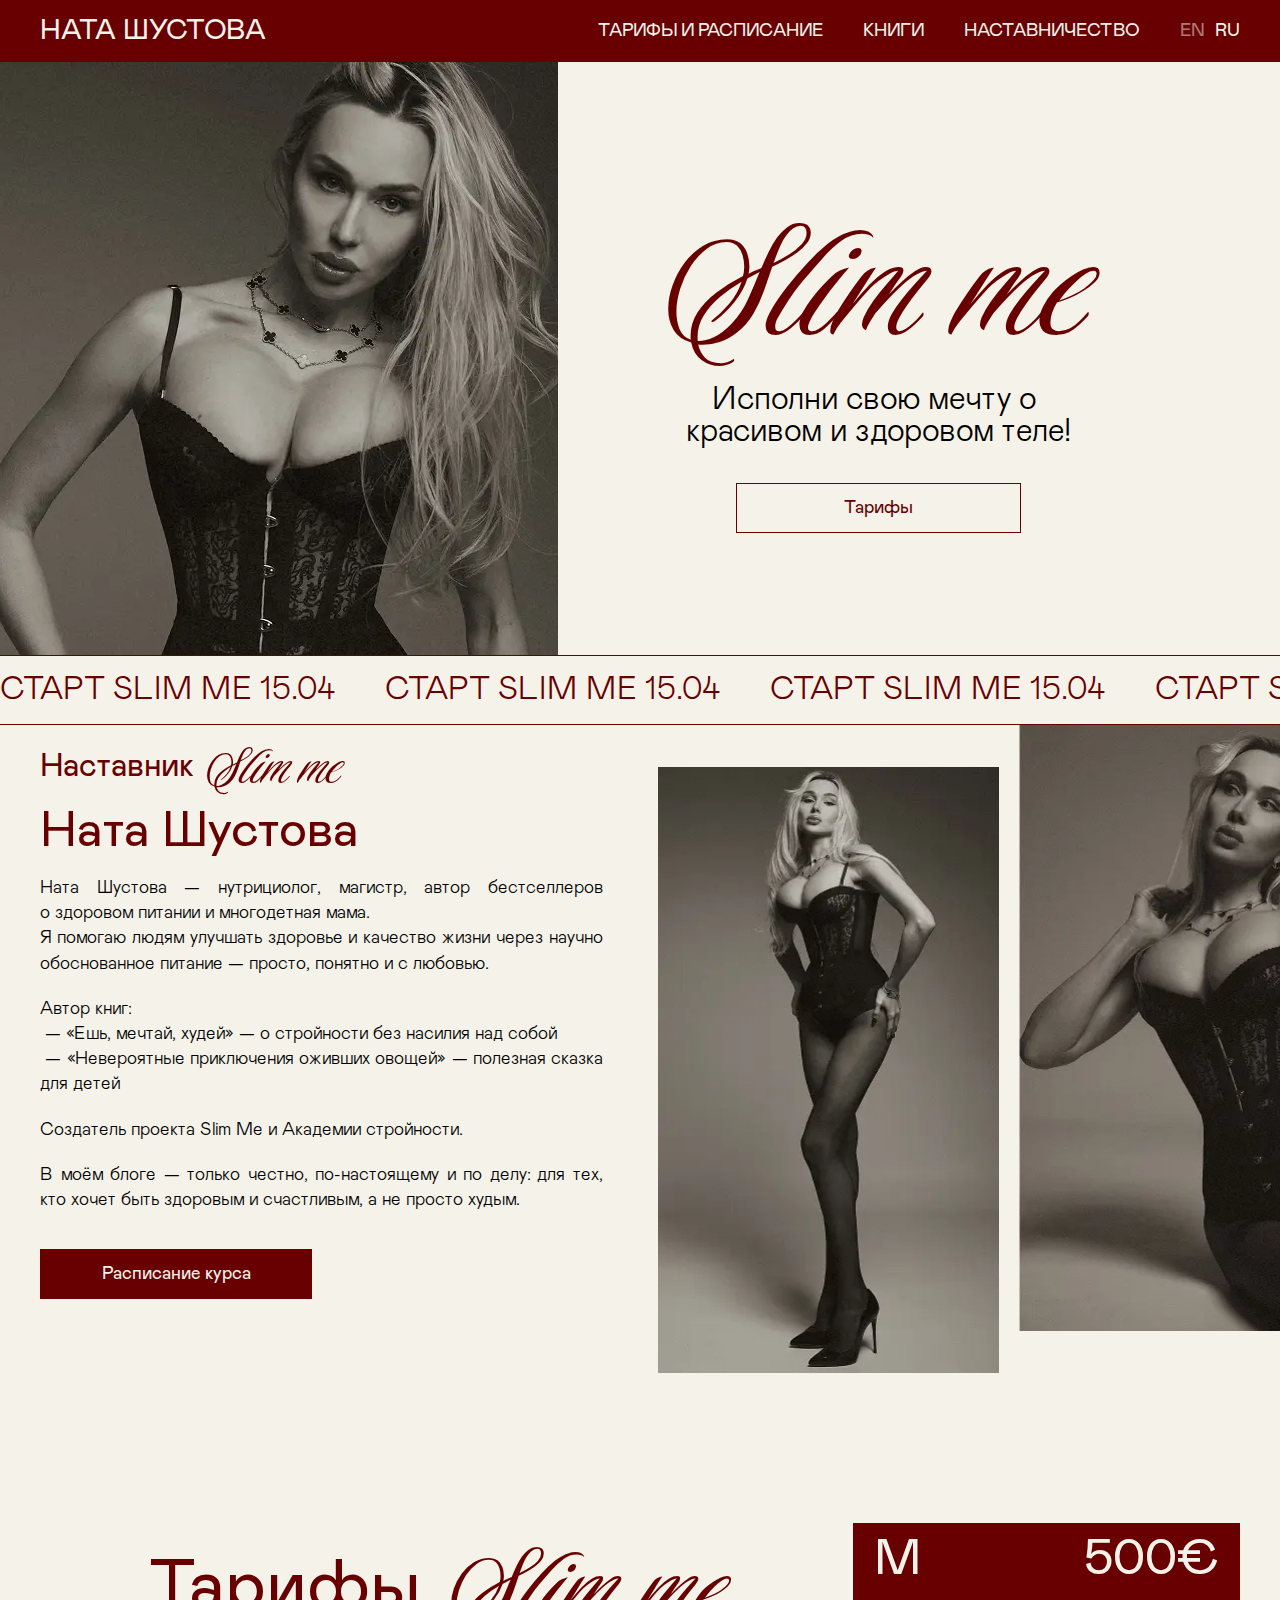
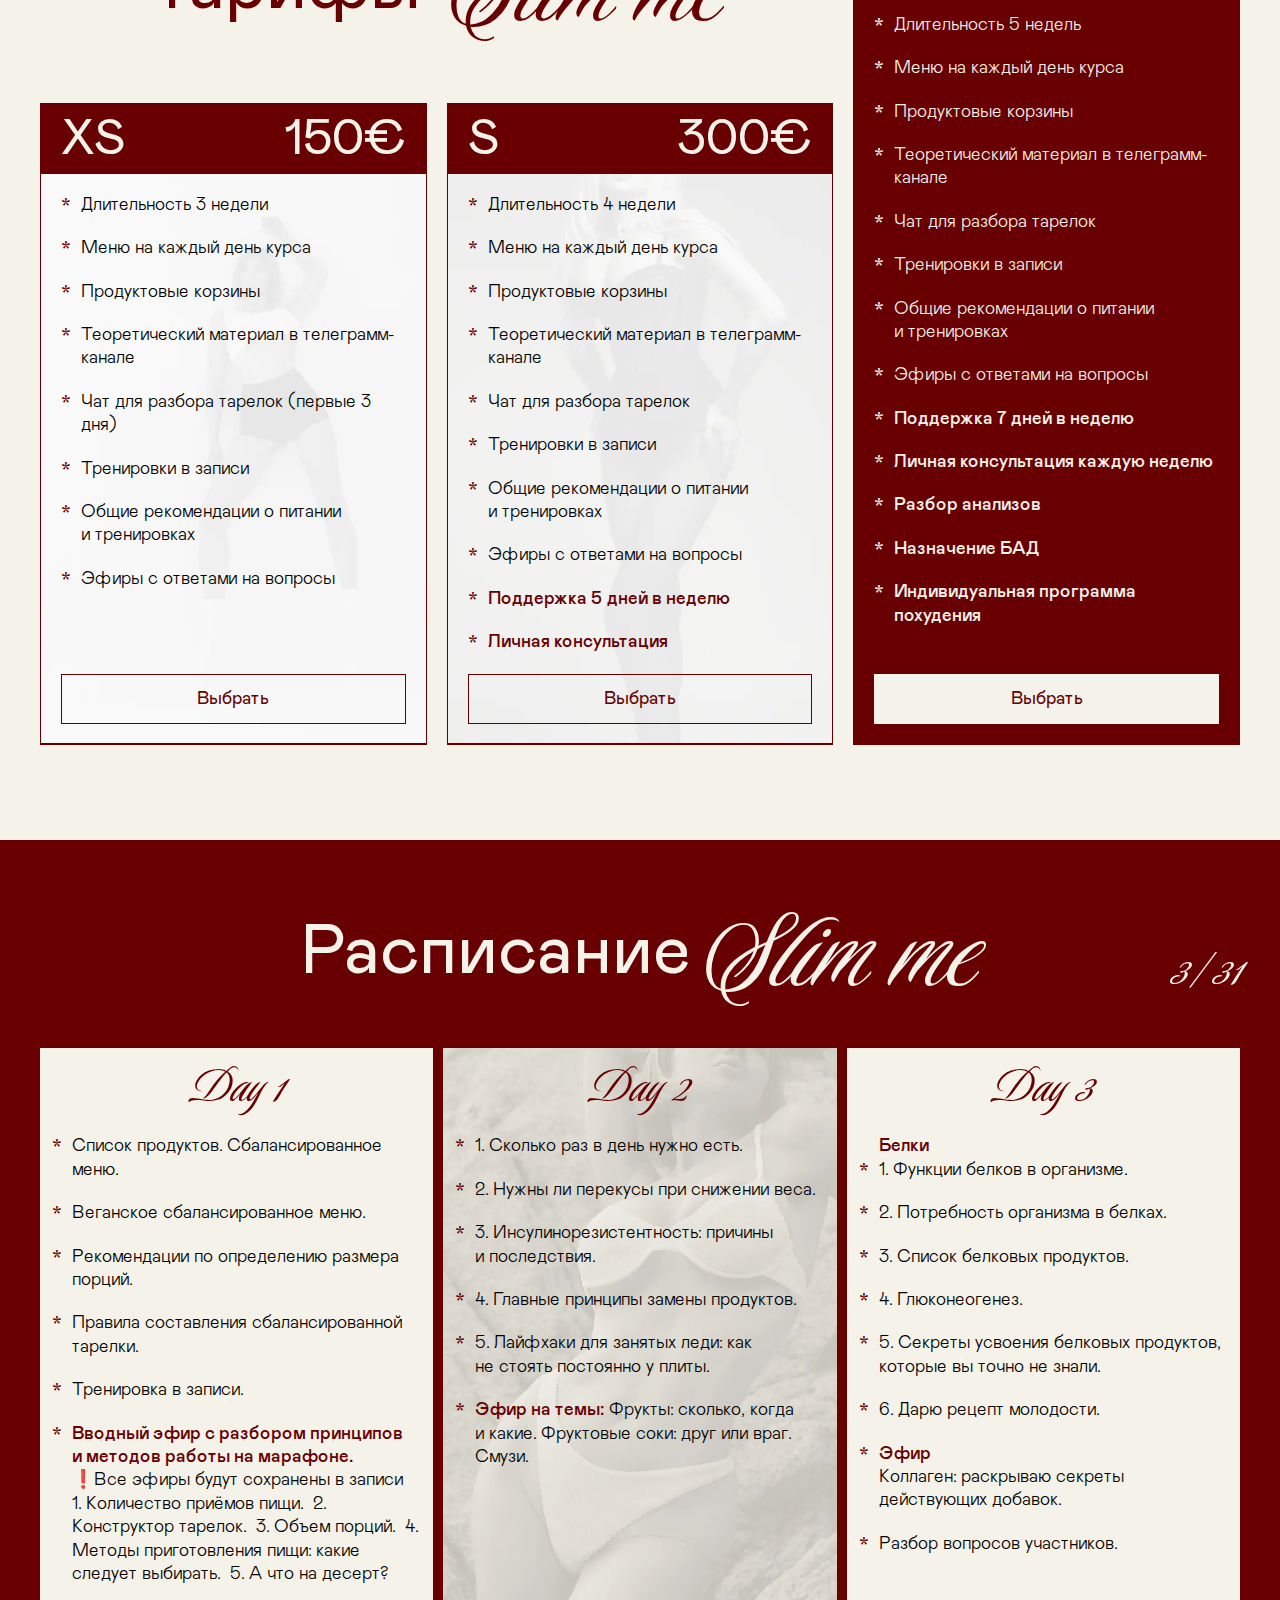
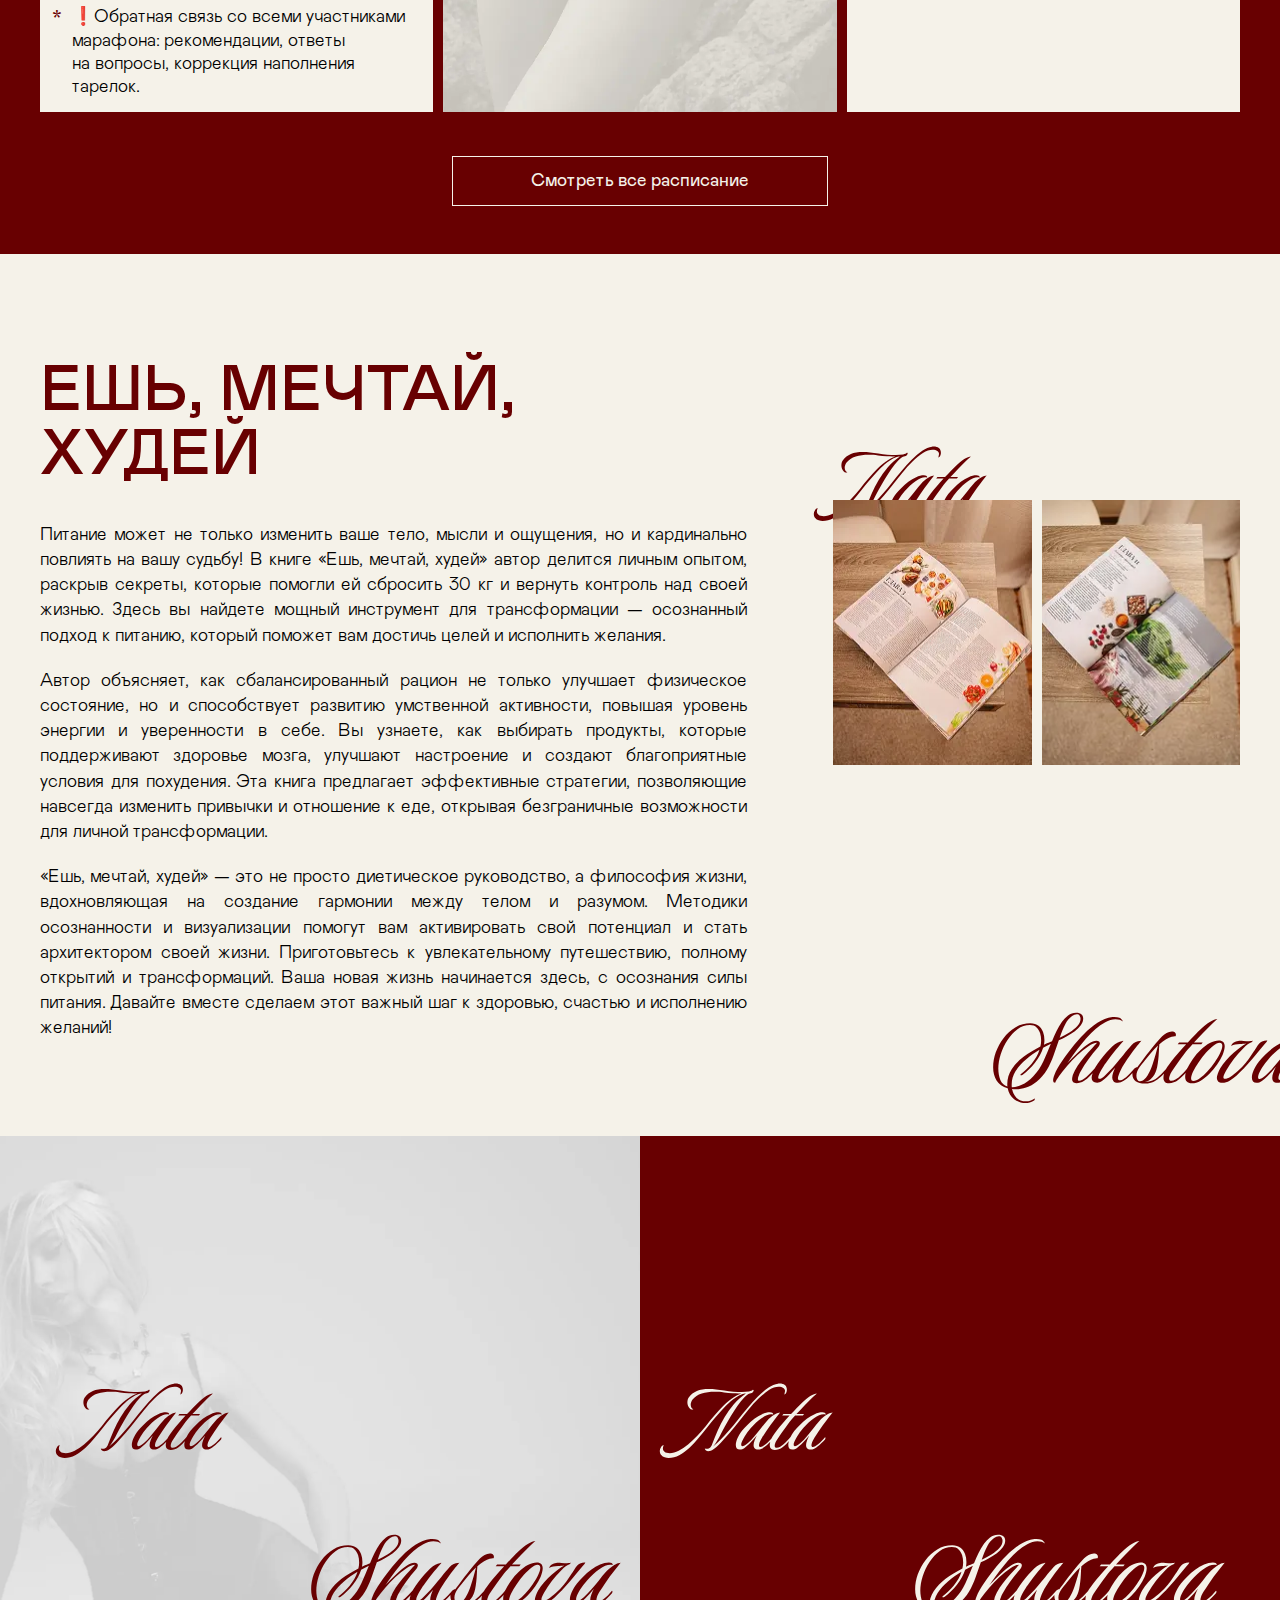
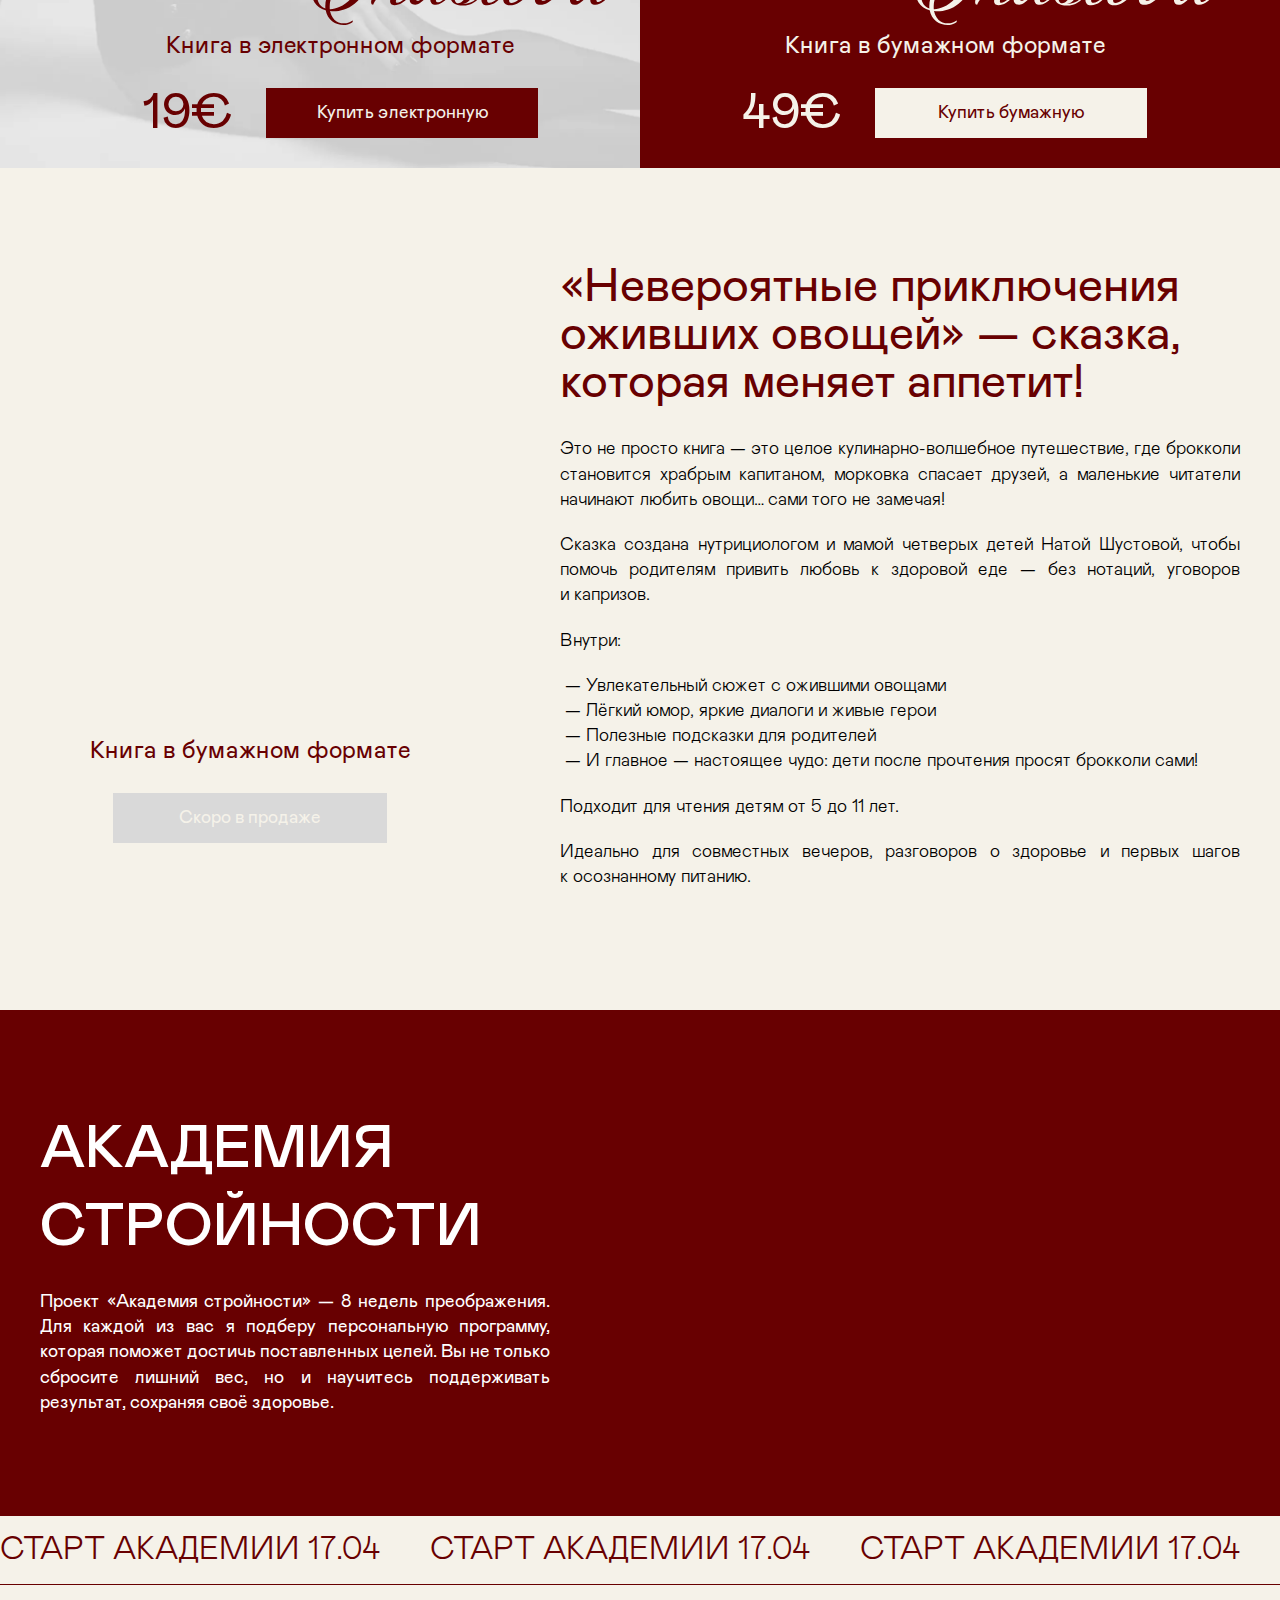
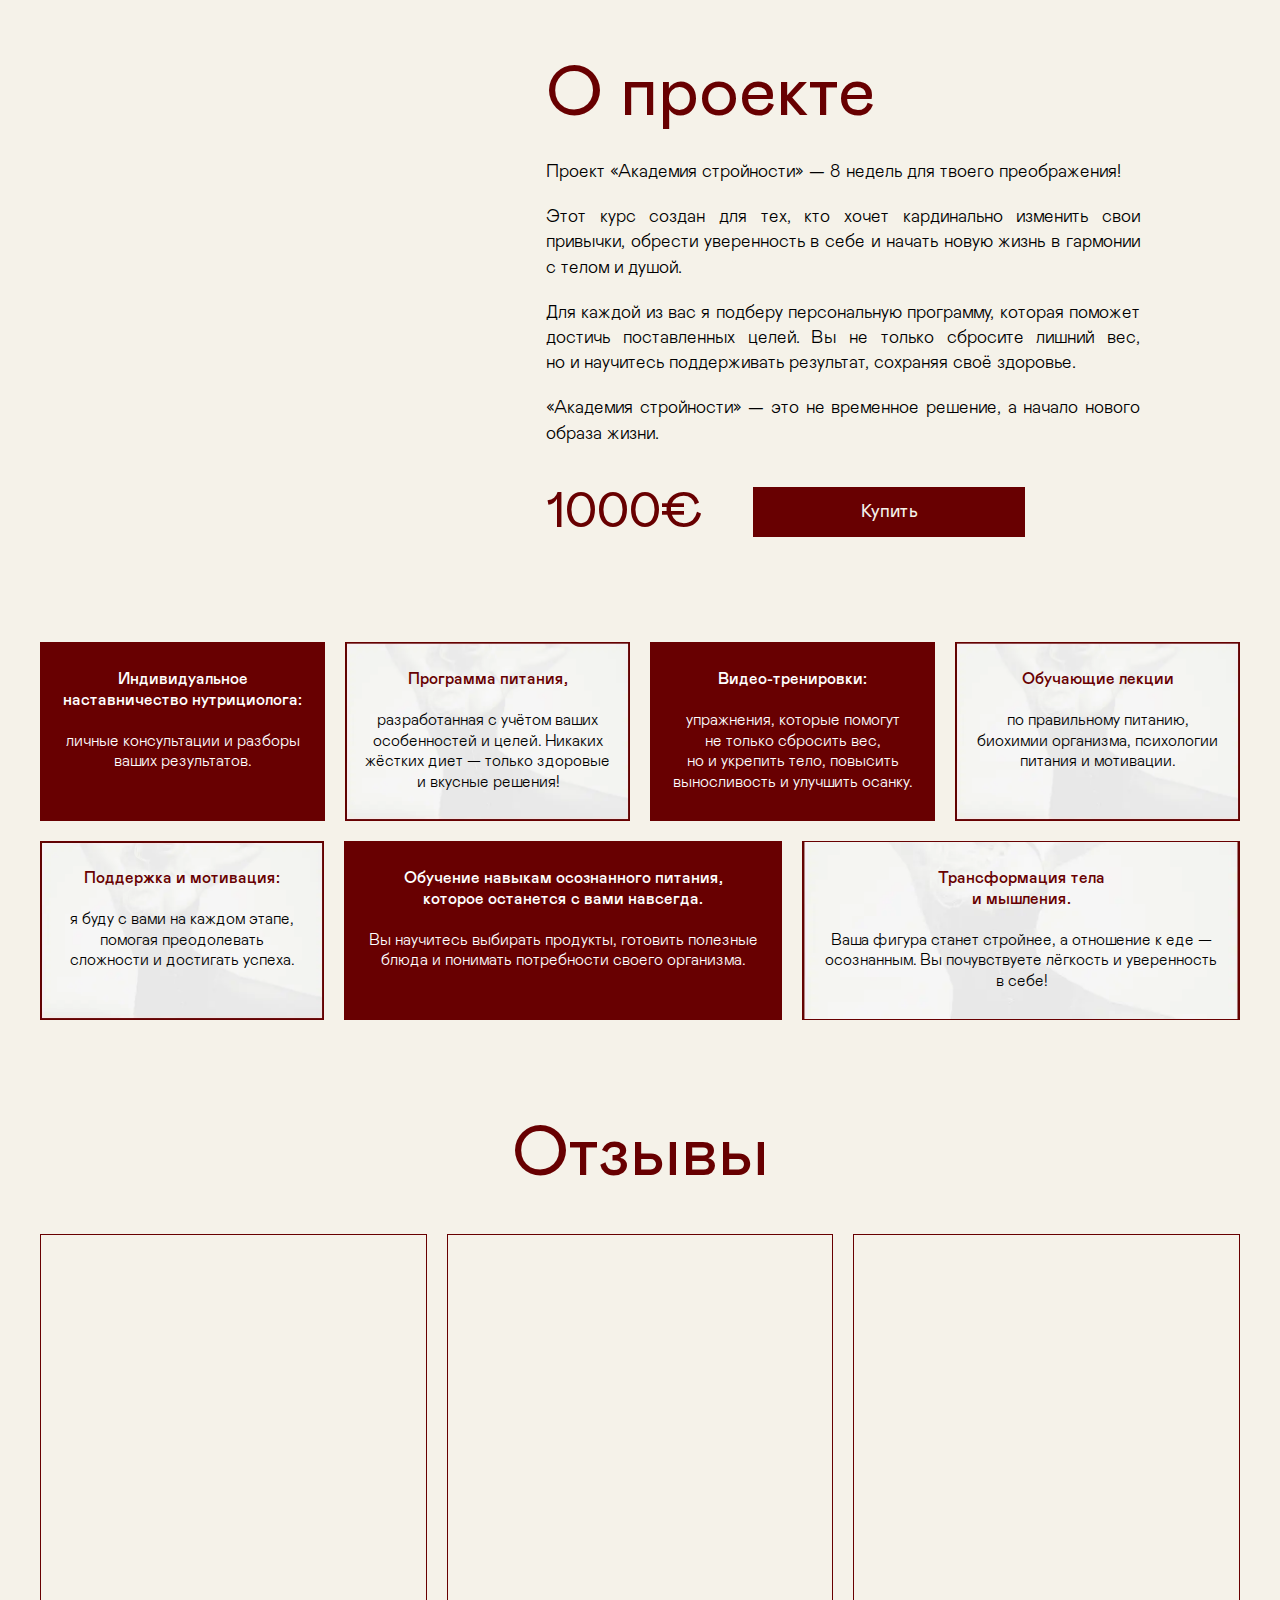
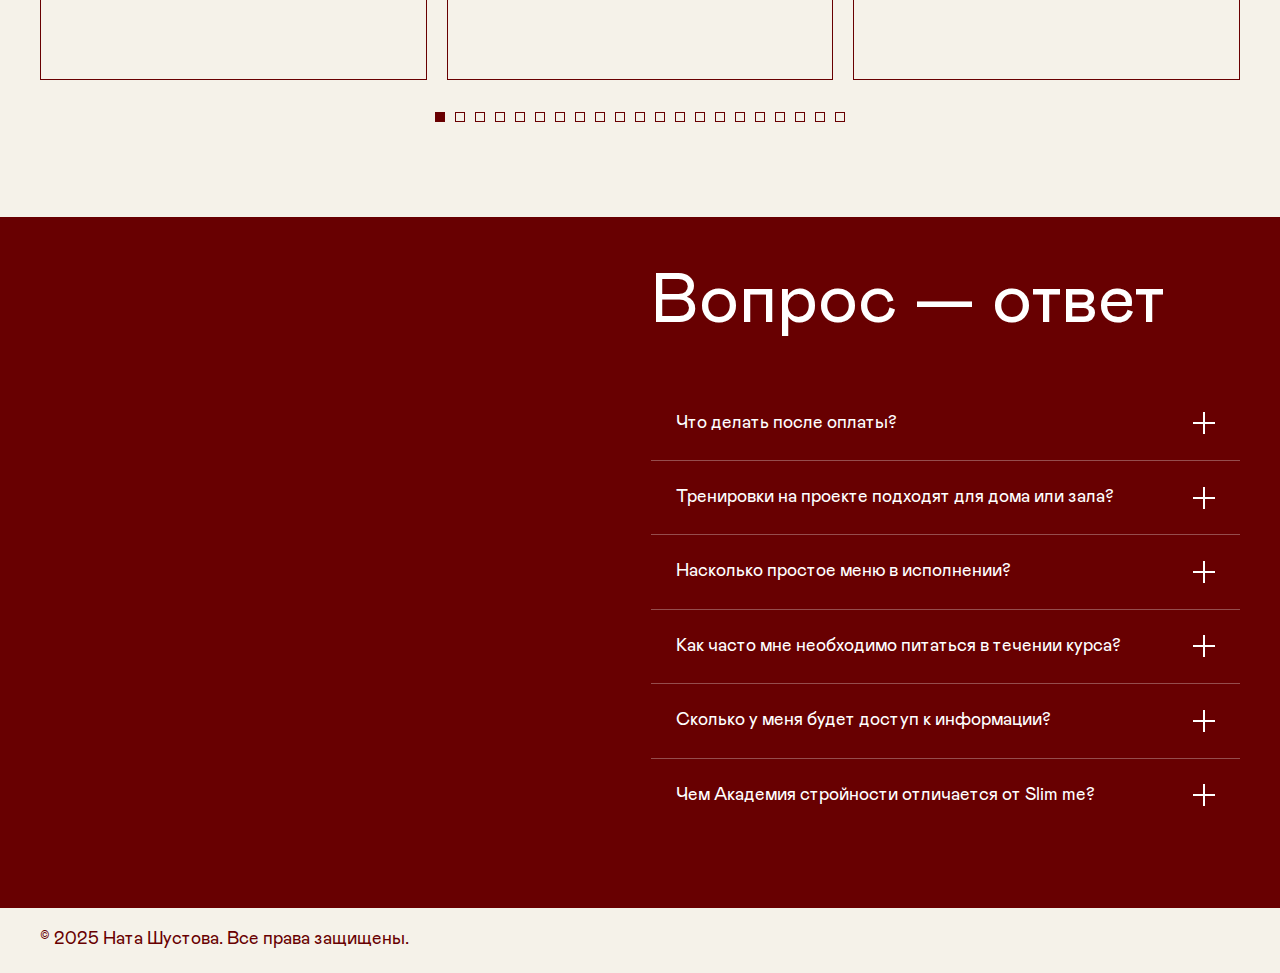
<file: index.html>
<!DOCTYPE html><html lang="ru"><head><title>Slim me</title><meta charset="UTF-8"><meta name="format-detection" content="telephone=no"><link rel="stylesheet" href="css/style.min.css?_v=20250407181302"><!-- <link rel="shortcut icon" href="img/favicon.png"> --><meta name="robots" content="noindex, nofollow"><meta name="viewport" content="width=device-width,initial-scale=1,maximum-scale=1"></head><body><div class="wrapper"><header class="header"><div class="header__container"><a class="header__logo" href="">Ната Шустова</a><div class="header__menu menu"><nav class="menu__body"><ul class="menu__list"><li class="menu__item"><a class="menu__link" href="#tariffs">тарифы и Расписание</a></li><li class="menu__item"><a class="menu__link" href="#buy">книги</a></li><li class="menu__item"><a class="menu__link" href="#mentor">наставничество</a></li></ul><div class="menu__info"><span>СТАРТ Slim me 15.04</span> <span>СТАРТ академии 17.04</span></div><span class="menu__slim">Slim me</span></nav></div><ul class="header__langs" data-da=".menu__body, 991, 1"><li class="header__lang"><a class="header__link" href="./index-en.html">EN</a></li><li class="header__lang"><a class="header__link header__link_active" href="./index.html">RU</a></li></ul><button class="icon-menu" aria-label="Открыть меню"><span></span></button></div></header><main class="page"><section class="hero"><ul class="hero__cols"><li class="hero-col"><picture><source srcset="img/hero.webp, img/hero@2x.webp 2x" type="image/webp"><img srcset="img/hero@2x.jpg 2x" src="img/hero.jpg" data-popup="#thanks" alt=""></picture><ul class="hero-col__list"><li class="hero-col__item"><a class="hero-col__link" href="#tariffs">тарифы и Расписание</a></li><li class="hero-col__item"><a class="hero-col__link" href="#buy">книги</a></li><li class="hero-col__item"><a class="hero-col__link" href="#mentor">наставничество</a></li></ul></li><li class="hero-col"><div class="hero-col__body"><h1 class="hero-col__title">Slim me</h1><h2 class="hero-col__label">Исполни свою мечту о <br>красивом и здоровом теле!</h2><a class="hero-col__btn btn" href="#tariffs">Тарифы</a></div></li></ul><div class="hero__floating-text floating-text"><div class="floating-text__wrapper"><span>СТАРТ Slim me 15.04</span> <span>СТАРТ Slim me 15.04</span> <span>СТАРТ Slim me 15.04</span> <span>СТАРТ Slim me 15.04</span> <span>СТАРТ Slim me 15.04</span> <span>СТАРТ Slim me 15.04</span> <span>СТАРТ Slim me 15.04</span> <span>СТАРТ Slim me 15.04</span> <span>СТАРТ Slim me 15.04</span> <span>СТАРТ Slim me 15.04</span> <span>СТАРТ Slim me 15.04</span> <span>СТАРТ Slim me 15.04</span> <span>СТАРТ Slim me 15.04</span> <span>СТАРТ Slim me 15.04</span> <span>СТАРТ Slim me 15.04</span> <span>СТАРТ Slim me 15.04</span> <span>СТАРТ Slim me 15.04</span> <span>СТАРТ Slim me 15.04</span> <span>СТАРТ Slim me 15.04</span> <span>СТАРТ Slim me 15.04</span> <span>СТАРТ Slim me 15.04</span></div></div></section><section class="mentor" id="mentor"><div class="mentor__container"><div class="mentor__left"><h2 class="mentor__cap">Наставник <span>Slim me</span></h2><h3 class="mentor__label">Ната Шустова</h3><div class="mentor__content"><p>Ната Шустова — нутрициолог, магистр, автор бестселлеров о здоровом питании и многодетная мама.<br>Я помогаю людям улучшать здоровье и качество жизни через научно обоснованное питание — просто, понятно и с любовью.</p><p>Автор книг:<br> — «Ешь, мечтай, худей» — о стройности без насилия над собой<br> — «Невероятные приключения оживших овощей» — полезная сказка для детей</p><p>Создатель проекта Slim Me и Академии стройности.</p><p>В моём блоге — только честно, по-настоящему и по делу: для тех, кто хочет быть здоровым и счастливым, а не просто худым.</p></div><a class="mentor__btn btn" href="#schedule">Расписание курса</a></div><div class="mentor__images"><div class="mentor__image"><picture><source srcset="img/mentors/1.webp, img/mentors/1@2x.webp 2x" type="image/webp"><img srcset="img/mentors/1@2x.jpg 2x" src="img/mentors/1.jpg" width="340" height="604" loading="lazy" alt=""></picture></div><div class="mentor__image"><picture><source srcset="img/mentors/2.webp, img/mentors/2@2x.webp 2x" type="image/webp"><img srcset="img/mentors/2@2x.jpg 2x" src="img/mentors/2.jpg" width="340" height="604" loading="lazy" alt=""></picture></div></div></div></section><section class="tariffs" id="tariffs"><div class="tariffs__container"><div class="tariffs__left"><h2 class="tariffs__title">Тарифы <span>Slim me</span></h2><ul class="tariffs__cols"><li class="tariff"><div class="tariff__top"><div class="tariff__label">XS</div><span class="tariff__price euro">150</span></div><div class="tariff__content"><ul><li>Длительность 3 недели</li><li>Меню на каждый день курса</li><li>Продуктовые корзины</li><li>Теоретический материал в телеграмм-канале</li><li>Чат для разбора тарелок (первые 3 дня)</li><li>Тренировки в записи</li><li>Общие рекомендации о питании и тренировках</li><li>Эфиры с ответами на вопросы</li></ul><a class="tariff__btn btn" href="">Выбрать</a></div></li><li class="tariff"><div class="tariff__top"><div class="tariff__label">S</div><span class="tariff__price euro">300</span></div><div class="tariff__content"><ul><li>Длительность 4 недели</li><li>Меню на каждый день курса</li><li>Продуктовые корзины</li><li>Теоретический материал в телеграмм-канале</li><li>Чат для разбора тарелок</li><li>Тренировки в записи</li><li>Общие рекомендации о питании и тренировках</li><li>Эфиры с ответами на вопросы</li><li><span>Поддержка 5 дней в неделю</span></li><li><span>Личная консультация</span></li></ul><a class="tariff__btn btn" href="">Выбрать</a></div></li></ul></div><div class="tariffs__right"><div class="tariff tariff_main"><div class="tariff__top"><div class="tariff__label">M</div><span class="tariff__price euro">500</span></div><div class="tariff__content"><ul><li>Длительность 5 недель</li><li>Меню на каждый день курса</li><li>Продуктовые корзины</li><li>Теоретический материал в телеграмм-канале</li><li>Чат для разбора тарелок</li><li>Тренировки в записи</li><li>Общие рекомендации о питании и тренировках</li><li>Эфиры с ответами на вопросы</li><li><span>Поддержка 7 дней в неделю</span></li><li><span>Личная консультация каждую неделю</span></li><li><span>Разбор анализов</span></li><li><span>Назначение БАД</span></li><li><span>Индивидуальная программа похудения</span></li></ul><a class="tariff__btn btn" href="">Выбрать</a></div></div></div></div></section><section class="schedule" id="schedule"><div class="schedule__container"><h2 class="schedule__title">Расписание <span>Slim me</span></h2><div class="slider-wrapper"><div class="schedule__slider swiper"><div class="schedule__wrapper swiper-wrapper"><div class="swiper-slide slide-schedule"><div class="slide-schedule__label">Day 1</div><div class="slide-schedule__content"><ul><li>Список продуктов. Сбалансированное меню. </li><li>Веганское сбалансированное меню. </li><li>Рекомендации по определению размера порций.</li><li>Правила составления сбалансированной тарелки. </li><li>Тренировка в записи. </li><li><span>Вводный эфир с разбором принципов и методов работы на марафоне.</span><br>❗️Все эфиры будут сохранены в записи  1. Количество приёмов пищи.  2. Конструктор тарелок.  3. Объем порций.  4. Методы приготовления пищи: какие следует выбирать.  5. А что на десерт?</li><li>❗️Обратная связь со всеми участниками марафона: рекомендации, ответы на вопросы, коррекция наполнения тарелок.</li></ul></div></div><div class="swiper-slide slide-schedule"><div class="slide-schedule__label">Day 2</div><div class="slide-schedule__content"><ul><li>1. Сколько раз в день нужно есть.</li><li>2. Нужны ли перекусы при снижении веса. </li><li>3. Инсулинорезистентность: причины и последствия. </li><li>4. Главные принципы замены продуктов. </li><li>5. Лайфхаки для занятых леди: как не стоять постоянно у плиты. </li><li><span>Эфир на темы:</span> Фрукты: сколько, когда и какие. Фруктовые соки: друг или враг. Смузи.</li></ul></div></div><div class="swiper-slide slide-schedule"><div class="slide-schedule__label">Day 3</div><div class="slide-schedule__content"><p><span>Белки</span></p><ul><li>1. Функции белков в организме. </li><li>2. Потребность организма в белках. </li><li>3. Список белковых продуктов. </li><li>4. Глюконеогенез. </li><li>5. Секреты усвоения белковых продуктов, которые вы точно не знали. </li><li>6. Дарю рецепт молодости. ‍</li><li><span>Эфир</span><br>Коллаген: раскрываю секреты действующих добавок. </li><li>Разбор вопросов участников.</li></ul></div></div><div class="swiper-slide slide-schedule"><div class="slide-schedule__label">Day 4</div><div class="slide-schedule__content"><ul><li>1. Жиры.</li><li>2. Потребность организма в жирах.</li><li>3. Список полезных жиров.</li><li>4. Холестерин: друг или враг?</li><li><span>Эфир:</span> говорим о супах. Кому когда и какие?</li><li>Тренировка в записи.</li></ul></div></div><div class="swiper-slide slide-schedule"><div class="slide-schedule__label">Day 5</div><div class="slide-schedule__content"><ul><li>Продуктовая корзина.</li><li>Полноценные приемы пищи: принципы формирования полноценной тарелки для каждого приема пищи. Примеры правильно собранных тарелок. ‍ </li><li>Углеводы <br>1. Потребность организма в углеводах.<br>2. Список необходимых углеводных продуктов.<br>3. Углеводы, которые нужно исключить из меню.<br>4. Хлеб: когда нужен, кому и сколько. </li><li><span>Эфир:</span> Сахарозависимость <br>1. Сахар — друг или враг? <br>2. Причины сахарозависимости. <br>3. Как избавиться от сахарозависимости. Конкретные рекомендации. <br>4. Гиалуроновая кислота и хондраитин. Просто о сложном. </li><li>Тренировка в записи.</li></ul></div></div><div class="swiper-slide slide-schedule"><div class="slide-schedule__label">Day 6</div><div class="slide-schedule__content"><ul><li>1. Процесс пищеварения: все, что нужно знать. </li><li>2. Раздельное питание: рабочий инструмент или обман. </li><li>3. Дробное питание. </li><li>4. Примеры правильно собранных тарелок на каждый прием пищи.</li></ul></div></div><div class="swiper-slide slide-schedule"><div class="slide-schedule__label">Day 7</div><div class="slide-schedule__content"><ul><li>Продуктовая корзина.</li><li>Меню следующей недели.</li><li>1. Подводим итоги прошлой недели. </li><li>2. Рекомендации по самостоятельному составлению полноценного рациона. </li><li>3. Топ-100 полезных продуктов для здоровья. </li><li><span>Эфир: </span><br>Роль питания в результативности тренировок.  Практические рекомендации по физическим нагрузкам, чтобы они приносили результат. </li><li>Тренировка в записи.</li><li><span>Вторую неделю марафона мы будем разбирать тему питания с привязкой к спорту и фитнесу!</span></li></ul></div></div><div class="swiper-slide slide-schedule"><div class="slide-schedule__label">Day 8</div><div class="slide-schedule__content"><ul><li>Продолжаем говорить о базовых принципах питания спортсменов и любителей фитнеса. </li><li>1. Говорим об умеренности: как определить, когда достаточно.</li><li>2. Регулярность — почему это важно. </li><li>3. Жировые ловушки и эффект «йо-йо», как не попасть на крючок. </li><li>4. А что с детоксикацией? Рабочие рецепты.</li></ul></div></div><div class="swiper-slide slide-schedule"><div class="slide-schedule__label">Day 9</div><div class="slide-schedule__content"><ul><li><span>1. Три закона диетологии: что это и как они работают. </span></li><li>2. Закон энергетического баланса. Практическая часть. </li><li>3. Закон химического баланса. </li><li>4. Закон эффективного усвоения.</li></ul></div></div><div class="swiper-slide slide-schedule"><div class="slide-schedule__label">Day 10</div><div class="slide-schedule__content"><ul><li>1. Говорим о похудении: пассивное или активное, что легче?</li><li>2. Вода, сколько нужно? </li><li>3. Когда происходит процесс насыщения? </li><li><span>Эфир:</span><br>Реабилитируем кофе. Разбираем вопросы участниц марафона. </li><li>Тренировка в записи.</li></ul></div></div><div class="swiper-slide slide-schedule"><div class="slide-schedule__label">Day 11</div><div class="slide-schedule__content"><ul><li>Разбираем основные принципы питания спортсменов и любителей фитнеса. </li><li>1. Говорим о разнообразии: почему это важно? </li><li>2. Разнообразны углеводные продукты. </li><li>3. Примеры различных белковых продуктов. </li><li>4. Полезные жиры: как соблюдать принцип разнообразия. </li><li><span>Эфир:</span><br>Метаболическая гибкость и метаболическая адаптация. Просто о сложном: почему вы снижаете калорийность, увеличиваете нагрузку и при этом не худеете. В чем поломка и как это исправить?</li><li>Тренировка в записи.</li></ul></div></div><div class="swiper-slide slide-schedule"><div class="slide-schedule__label">Day 12</div><div class="slide-schedule__content"><ul><li>1. Почему мы запасаем жир? </li><li>2. Как есть и не копить жир? Практические рекомендации. </li><li>3. Правила, чтобы избежать постоянных скачков веса.</li></ul></div></div><div class="swiper-slide slide-schedule"><div class="slide-schedule__label">Day 13</div><div class="slide-schedule__content"><ul><li>1. Правильный ужин при снижении веса.</li><li>2. Как войти в режим и соблюдать правила достижения цели.</li><li>3. Сахарозаменители: есть ли в этом смысл.</li><li><span>Эфир:</span><br>Говорим об алкоголе. Красное вино — друг или враг?</li><li>Тренировка в записи</li></ul></div></div><div class="swiper-slide slide-schedule"><div class="slide-schedule__label">Day 14</div><div class="slide-schedule__content"><ul><li>1. ИМТ. Учимся рассчитывать, чтобы объективно оценить свои возможности.</li><li>2. А что съесть, чтобы похудеть?</li><li><span>Эфир:</span><br>Шаги или тренировки? Что важнее?</li></ul></div></div><div class="swiper-slide slide-schedule"><div class="slide-schedule__label">Day 15</div><div class="slide-schedule__content"><ul><li>1. Гликемический индекс — просто о сложном.</li><li>2. Продукты с низким ГИ. </li><li>3. Продукты со средним ГИ. </li><li>4. Продукты с высоким ГИ. </li><li><span>Третья неделя марафона посвящена снижению веса и закреплению результатов.</span></li></ul></div></div><div class="swiper-slide slide-schedule"><div class="slide-schedule__label">Day 16</div><div class="slide-schedule__content"><ul><li>1. Целевая пульсовая зона: как определить и почему это важно? </li><li>2. Определяем свою ЦПЗ для работы. </li><li>3. Сон — как этап восстановления.</li><li>Тренировка в записи.</li></ul></div></div><div class="swiper-slide slide-schedule"><div class="slide-schedule__label">Day 17</div><div class="slide-schedule__content"><ul><li>Сбалансированное меню с дефицитом калорий.<br>Список продуктов. </li><li>1. Инсулиновый индекс продуктов, для кого это важно. </li><li>2. Секреты действующего дефицита. </li><li>Эфир:<br>Пироженое после тренировки: рабочая схема или провал?<br>Разбор вопросов участников марафона.</li><li>Тренировка в записи.</li></ul></div></div><div class="swiper-slide slide-schedule"><div class="slide-schedule__label">Day 18</div><div class="slide-schedule__content"><ul><li>1. Протеины: когда, кому и сколько? </li><li>2. Почему протеины не работают на всех? </li><li>3. Микробиота: как мы нарушаем работу геномов микроорганизмов. </li><li><span>Эфир:</span><br>Здоровые темпы похудения. Разбор вопросов участниц марафона.</li></ul></div></div><div class="swiper-slide slide-schedule"><div class="slide-schedule__label">Day 19</div><div class="slide-schedule__content"><ul><li>1. Жиросжигатели: а если тренер предлагает? </li><li>2. L-карнитин — секреты работающей добавки. </li><li>Тренировка в записи.</li></ul></div></div><div class="swiper-slide slide-schedule"><div class="slide-schedule__label">Day 20</div><div class="slide-schedule__content"><ul><li>1. Как разогнать метаболизм? Практические советы. </li><li>2. Говорим о гормонах:<br>Кортизол <br>Пролактин <br>Дофамин <br>Серотонин</li></ul></div></div><div class="swiper-slide slide-schedule"><div class="slide-schedule__label">Day 21</div><div class="slide-schedule__content"><ul><li>Дзен баланса и меры — подводим итоги марафона. </li><li>Ставим цели. </li><li>Определяем сроки их достижения.</li></ul></div></div><div class="swiper-slide slide-schedule"><div class="slide-schedule__label">Day 22</div><div class="slide-schedule__content"><ul><li>1. Метаболический процесс на уровне клетки</li><li>2. Органы детоксикации</li><li>3. Как наладить работу органов детоксикации.</li><li>4. Практические рекомендации.</li><li><span>Эфир:</span><br>с разбором работы органов детоксикации </li></ul><span class="slide-schedule__descr">Детокс программа (для пакета М)</span></div></div><div class="swiper-slide slide-schedule"><div class="slide-schedule__label">Day 23</div><div class="slide-schedule__content"><ul><li>1. Что такое токсины</li><li>2. Виды токсинов</li><li>3. Пути выведения токсинов физическими методами</li></ul><span class="slide-schedule__descr">Детокс программа (для пакета М)</span></div></div><div class="swiper-slide slide-schedule"><div class="slide-schedule__label">Day 24</div><div class="slide-schedule__content"><ul><li>1. Как токсины попадают в организм</li><li>2. Детоксикация в печени:<br>2.1 Как происходит биотрансформация<br>2.2 Фазы детоксикации в печени</li></ul><span class="slide-schedule__descr">Детокс программа (для пакета М)</span></div></div><div class="swiper-slide slide-schedule"><div class="slide-schedule__label">Day 25</div><div class="slide-schedule__content"><ul><li>1. Как происходит фильтрация в печени</li><li>2. Последствия нарушения работы печени</li><li>3. Интересные факты про печень </li></ul><span class="slide-schedule__descr">Детокс программа (для пакета М)</span></div></div><div class="swiper-slide slide-schedule"><div class="slide-schedule__label">Day 26</div><div class="slide-schedule__content"><ul><li>1. Какие продукты способствуют нарушению работы печени</li><li>2. Питание для восстановления печени</li><li>3. Продукты, которые доказано влияют на восстановление печени </li><li><span>Эфир с разбором вопросов</span></li></ul><span class="slide-schedule__descr">Детокс программа (для пакета М)</span></div></div><div class="swiper-slide slide-schedule"><div class="slide-schedule__label">Day 27</div><div class="slide-schedule__content"><ul><li>1. Подробно про фазы детоксикации</li><li>2. Почему одна из фаз может «простаивать»</li><li>3. Что влияет на работу фаз детоксикации</li><li>4. Какие продукты поддерживают работу фаз детоксикации </li><li>5. БАДы, которые помогают для эффективного детокса</li></ul><span class="slide-schedule__descr">Детокс программа (для пакета М)</span></div></div><div class="swiper-slide slide-schedule"><div class="slide-schedule__label">Day 28</div><div class="slide-schedule__content"><ul><li>1. Алкоголь и воздействие на печень </li><li>2. Действие этанола</li><li>3. Безопасная доза алкоголя </li><li>4. Выбираем закуску</li><li>5. Разбираем сладкие закуски и фрукты</li><li><span>Эфир про алкоголь </span></li></ul><span class="slide-schedule__descr">Детокс программа (для пакета М)</span></div></div><div class="swiper-slide slide-schedule"><div class="slide-schedule__label">Day 29</div><div class="slide-schedule__content"><ul><li>1. Почки, как орган детоксакации</li><li>2. Причины, по которым почки не справляются с детоксом</li><li>3. Продукты для почек</li><li>Меню для эффективного детокса</li></ul><span class="slide-schedule__descr">Детокс программа (для пакета М)</span></div></div><div class="swiper-slide slide-schedule"><div class="slide-schedule__label">Day 30</div><div class="slide-schedule__content"><ul><li>1. Детоксикация через ЖКТ</li><li>2. Почему кишечник не справляется?</li><li>3. Продукты, которые помогают кишечнику восстанавливаться </li></ul><span class="slide-schedule__descr">Детокс программа (для пакета М)</span></div></div><div class="swiper-slide slide-schedule"><div class="slide-schedule__label">Day 31</div><div class="slide-schedule__content"><ul><li>1. Лимфатическая система </li><li>2. Как понять, что ЛС работает плохо?</li><li>3. Методы восстановления </li><li>4. Продукты для лимфы</li><li><span>Заключительный эфир</span></li></ul><span class="slide-schedule__descr">Детокс программа (для пакета М)</span></div></div></div></div><div class="schedule__pagination"></div><div class="slider-controls"><button class="slider-controls__btn slider-controls__btn_w slider-controls__btn_prev schedule__btn-slider schedule__btn-slider_prev" aria-label="Показать предыдущий день"></button> <button class="slider-controls__btn slider-controls__btn_w slider-controls__btn_next schedule__btn-slider schedule__btn-slider_next" aria-label="Показать следующий день"></button></div></div><div class="schedule__btn-wrapper"><button class="schedule__btn btn"><span>Смотреть все расписание</span><span>Скрыть</span></button></div></div></section><section class="eat"><div class="eat__container"><div class="eat__content" data-showmore="items" data-showmore-media="991,max"><h2 class="eat__title">Ешь, мечтай, худей</h2><div class="eat__text" data-showmore-content="1"><p>Питание может не только изменить ваше тело, мысли и ощущения, но и кардинально повлиять на вашу судьбу! В книге «Ешь, мечтай, худей» автор делится личным опытом, раскрыв секреты, которые помогли ей сбросить 30 кг и вернуть контроль над своей жизнью. Здесь вы найдете мощный инструмент для трансформации — осознанный подход к питанию, который поможет вам достичь целей и исполнить желания.</p><p>Автор объясняет, как сбалансированный рацион не только улучшает физическое состояние, но и способствует развитию умственной активности, повышая уровень энергии и уверенности в себе. Вы узнаете, как выбирать продукты, которые поддерживают здоровье мозга, улучшают настроение и создают благоприятные условия для похудения. Эта книга предлагает эффективные стратегии, позволяющие навсегда изменить привычки и отношение к еде, открывая безграничные возможности для личной трансформации.</p><p>«Ешь, мечтай, худей» — это не просто диетическое руководство, а философия жизни, вдохновляющая на создание гармонии между телом и разумом. Методики осознанности и визуализации помогут вам активировать свой потенциал и стать архитектором своей жизни. Приготовьтесь к увлекательному путешествию, полному открытий и трансформаций. Ваша новая жизнь начинается здесь, с осознания силы питания. Давайте вместе сделаем этот важный шаг к здоровью, счастью и исполнению желаний!</p></div><button class="eat__more btn" hidden data-showmore-button><span>Детальнее</span> <span>Скрыть</span></button></div><div class="eat__right"><div class="eat__images"><div class="eat__image"><picture><source srcset="img/eat/01.webp, img/eat/01@2x.webp 2x" type="image/webp"><img srcset="img/eat/01@2x.jpg 2x" src="img/eat/01.jpg" width="199" height="266" loading="lazy" alt=""></picture></div><div class="eat__image"><picture><source srcset="img/eat/02.webp, img/eat/02@2x.webp 2x" type="image/webp"><img srcset="img/eat/02@2x.jpg 2x" src="img/eat/02.jpg" width="199" height="266" loading="lazy" alt=""></picture></div><div class="eat__image"><picture><source srcset="img/eat/03.webp, img/eat/03@2x.webp 2x" type="image/webp"><img srcset="img/eat/03@2x.jpg 2x" src="img/eat/03.jpg" width="407" height="266" loading="lazy" alt=""></picture></div></div></div></div></section><div class="buy" id="buy"><ul class="buy__cols"><li class="buy-col"><div class="buy-col__body"><div class="buy-col__image"><picture><source srcset="img/buy.webp, img/buy@2x.webp 2x" type="image/webp"><img srcset="img/buy@2x.jpg 2x" src="img/buy.jpg" width="301" height="422" loading="lazy" alt=""></picture></div><div class="buy-col__descr">Книга в электронном формате</div><div class="buy-col__bottom"><span class="buy-col__price euro">19</span> <a class="buy-col__btn btn" href="">Купить электронную</a></div></div></li><li class="buy-col"><div class="buy-col__body"><div class="buy-col__image"><picture><source srcset="img/buy.webp, img/buy@2x.webp 2x" type="image/webp"><img srcset="img/buy@2x.jpg 2x" src="img/buy.jpg" width="301" height="422" loading="lazy" alt=""></picture></div><div class="buy-col__descr">Книга в бумажном формате</div><div class="buy-col__bottom"><span class="buy-col__price euro">49</span> <a class="buy-col__btn btn" href="">Купить бумажную</a></div></div></li></ul></div><section class="book"><div class="book__container"><div class="book__left"><div class="book__image"><picture><source srcset="img/book.webp, img/book@2x.webp 2x" type="image/webp"><img srcset="img/book@2x.jpg 2x" src="img/book.jpg" width="302" height="428" loading="lazy" alt=""></picture></div><div class="book__cap">Книга в бумажном формате</div><a class="book__btn btn btn_disabled" href="">Скоро в продаже</a></div><div class="book__right" data-showmore="items" data-showmore-media="991,max"><h2 class="book__title">«Невероятные приключения оживших овощей» — сказка, которая меняет аппетит!</h2><div class="book__text" data-showmore-content="1"><p>Это не просто книга — это целое кулинарно-волшебное путешествие, где брокколи становится храбрым капитаном, морковка спасает друзей, а маленькие читатели начинают любить овощи… сами того не замечая!</p><p>Сказка создана нутрициологом и мамой четверых детей Натой Шустовой, чтобы помочь родителям привить любовь к здоровой еде — без нотаций, уговоров и капризов.</p><p>Внутри:</p><p> — Увлекательный сюжет с ожившими овощами<br> — Лёгкий юмор, яркие диалоги и живые герои<br> — Полезные подсказки для родителей<br> — И главное — настоящее чудо: дети после прочтения просят брокколи сами!</p><p>Подходит для чтения детям от 5 до 11 лет.</p><p>Идеально для совместных вечеров, разговоров о здоровье и первых шагов к осознанному питанию.</p></div><button class="book__more btn" hidden data-showmore-button><span>Детальнее</span> <span>Скрыть</span></button></div></div></section><section class="academy"><div class="academy__container"><div class="academy__content"><h2 class="academy__title title">Академия<br><span>стройности</span></h2><div class="academy__descr">Проект «Академия стройности» — 8 недель преображения. Для каждой из вас я подберу персональную программу, которая поможет достичь поставленных целей. Вы не только сбросите лишний вес, но и научитесь поддерживать результат, сохраняя своё здоровье.</div></div><div class="academy__images"><div class="academy__image"><picture><source srcset="img/academy-1.webp, img/academy-1@2x.webp 2x" type="image/webp"><img srcset="img/academy-1@2x.jpg 2x" src="img/academy-1.jpg" width="295" height="420" loading="lazy" alt=""></picture></div><div class="academy__image"><picture><source srcset="img/academy-2.webp, img/academy-2@2x.webp 2x" type="image/webp"><img srcset="img/academy-2@2x.jpg 2x" src="img/academy-2.jpg" width="295" height="420" loading="lazy" alt=""></picture></div></div></div></section><div class="floating-text"><div class="floating-text__wrapper"><span>СТАРТ академии 17.04</span> <span>СТАРТ академии 17.04</span> <span>СТАРТ академии 17.04</span> <span>СТАРТ академии 17.04</span> <span>СТАРТ академии 17.04</span> <span>СТАРТ академии 17.04</span> <span>СТАРТ академии 17.04</span> <span>СТАРТ академии 17.04</span> <span>СТАРТ академии 17.04</span> <span>СТАРТ академии 17.04</span> <span>СТАРТ академии 17.04</span> <span>СТАРТ академии 17.04</span> <span>СТАРТ академии 17.04</span> <span>СТАРТ академии 17.04</span> <span>СТАРТ академии 17.04</span> <span>СТАРТ академии 17.04</span> <span>СТАРТ академии 17.04</span> <span>СТАРТ академии 17.04</span> <span>СТАРТ академии 17.04</span> <span>СТАРТ академии 17.04</span> <span>СТАРТ академии 17.04</span></div></div><section class="about"><div class="about__container"><div class="top-about"><div class="top-about__image"><picture><source srcset="img/about.webp, img/about@2x.webp 2x" type="image/webp"><img srcset="img/about@2x.jpg 2x" src="img/about.jpg" width="326" height="497" loading="lazy" alt=""></picture></div><div class="top-about__right"><h2 class="top-about__title title">О проекте</h2><div class="top-about__text"><p>Проект «Академия стройности» — 8 недель для твоего преображения!</p><p>Этот курс создан для тех, кто хочет кардинально изменить свои привычки, обрести уверенность в себе и начать новую жизнь в гармонии с телом и душой.</p><p>Для каждой из вас я подберу персональную программу, которая поможет достичь поставленных целей. Вы не только сбросите лишний вес, но и научитесь поддерживать результат, сохраняя своё здоровье.</p><p>️«Академия стройности» — это не временное решение, а начало нового образа жизни.</p></div><div class="top-about__actions"><span class="top-about__price euro">1000</span> <a class="top-about__btn btn" href="">Купить</a></div></div></div><div class="bottom-about"><ul class="bottom-about__cols bottom-about__cols_4"><li class="bottom-about__col bottom-about__col_red"><div class="bottom-about__cap">Индивидуальное наставничество нутрициолога:</div><div class="bottom-about__descr">личные консультации и разборы ваших результатов.</div></li><li class="bottom-about__col"><div class="bottom-about__cap">Программа питания,</div><div class="bottom-about__descr">разработанная с учётом ваших особенностей и целей. Никаких жёстких диет — только здоровые и вкусные решения!</div></li><li class="bottom-about__col bottom-about__col_red"><div class="bottom-about__cap">Видео-тренировки:</div><div class="bottom-about__descr">упражнения, которые помогут не только сбросить вес, но и укрепить тело, повысить выносливость и улучшить осанку.</div></li><li class="bottom-about__col"><div class="bottom-about__cap">Обучающие лекции</div><div class="bottom-about__descr">по правильному питанию, биохимии организма, психологии питания и мотивации.</div></li></ul><ul class="bottom-about__cols bottom-about__cols_3"><li class="bottom-about__col"><div class="bottom-about__cap">Поддержка и мотивация:</div><div class="bottom-about__descr">я буду с вами на каждом этапе, помогая преодолевать сложности и достигать успеха.</div></li><li class="bottom-about__col bottom-about__col_red"><div class="bottom-about__cap">Обучение навыкам осознанного питания,<br>которое останется с вами навсегда.</div><div class="bottom-about__descr">Вы научитесь выбирать продукты, готовить полезные блюда и понимать потребности своего организма.</div></li><li class="bottom-about__col"><div class="bottom-about__cap">Трансформация тела<br>и мышления.</div><div class="bottom-about__descr">Ваша фигура станет стройнее, а отношение к еде — осознанным. Вы почувствуете лёгкость и уверенность в себе!</div></li></ul></div></div></section><section class="reviews"><div class="reviews__container"><h2 class="reviews__title title">Отзывы</h2><div class="slider-wrapper"><div class="reviews__slider swiper"><div class="reviews__wrapper swiper-wrapper"><div class="reviews__slide swiper-slide"><picture><source srcset="img/reviews/01.webp, img/reviews/01@2x.webp 2x" type="image/webp"><img srcset="img/reviews/01@2x.jpg 2x" src="img/reviews/01.jpg" width="385" height="444" loading="lazy" alt=""></picture></div><div class="reviews__slide swiper-slide"><picture><source srcset="img/reviews/02.webp, img/reviews/02@2x.webp 2x" type="image/webp"><img srcset="img/reviews/02@2x.jpg 2x" src="img/reviews/02.jpg" width="385" height="444" loading="lazy" alt=""></picture></div><div class="reviews__slide swiper-slide"><picture><source srcset="img/reviews/03.webp, img/reviews/03@2x.webp 2x" type="image/webp"><img srcset="img/reviews/03@2x.jpg 2x" src="img/reviews/03.jpg" width="385" height="444" loading="lazy" alt=""></picture></div><div class="reviews__slide swiper-slide"><picture><source srcset="img/reviews/04.webp, img/reviews/04@2x.webp 2x" type="image/webp"><img srcset="img/reviews/04@2x.jpg 2x" src="img/reviews/04.jpg" width="385" height="444" loading="lazy" alt=""></picture></div><div class="reviews__slide swiper-slide"><picture><source srcset="img/reviews/05.webp, img/reviews/05@2x.webp 2x" type="image/webp"><img srcset="img/reviews/05@2x.jpg 2x" src="img/reviews/05.jpg" width="385" height="444" loading="lazy" alt=""></picture></div><div class="reviews__slide swiper-slide"><picture><source srcset="img/reviews/06.webp, img/reviews/06@2x.webp 2x" type="image/webp"><img srcset="img/reviews/06@2x.jpg 2x" src="img/reviews/06.jpg" width="385" height="444" loading="lazy" alt=""></picture></div><div class="reviews__slide swiper-slide"><picture><source srcset="img/reviews/07.webp, img/reviews/07@2x.webp 2x" type="image/webp"><img srcset="img/reviews/07@2x.jpg 2x" src="img/reviews/07.jpg" width="385" height="444" loading="lazy" alt=""></picture></div><div class="reviews__slide swiper-slide"><picture><source srcset="img/reviews/08.webp, img/reviews/08@2x.webp 2x" type="image/webp"><img srcset="img/reviews/08@2x.jpg 2x" src="img/reviews/08.jpg" width="385" height="444" loading="lazy" alt=""></picture></div><div class="reviews__slide swiper-slide"><picture><source srcset="img/reviews/09.webp, img/reviews/09@2x.webp 2x" type="image/webp"><img srcset="img/reviews/09@2x.jpg 2x" src="img/reviews/09.jpg" width="385" height="444" loading="lazy" alt=""></picture></div><div class="reviews__slide swiper-slide"><picture><source srcset="img/reviews/10.webp, img/reviews/10@2x.webp 2x" type="image/webp"><img srcset="img/reviews/10@2x.jpg 2x" src="img/reviews/10.jpg" width="385" height="444" loading="lazy" alt=""></picture></div><div class="reviews__slide swiper-slide"><picture><source srcset="img/reviews/11.webp, img/reviews/11@2x.webp 2x" type="image/webp"><img srcset="img/reviews/11@2x.jpg 2x" src="img/reviews/11.jpg" width="385" height="444" loading="lazy" alt=""></picture></div><div class="reviews__slide swiper-slide"><picture><source srcset="img/reviews/12.webp, img/reviews/12@2x.webp 2x" type="image/webp"><img srcset="img/reviews/12@2x.jpg 2x" src="img/reviews/12.jpg" width="385" height="444" loading="lazy" alt=""></picture></div><div class="reviews__slide swiper-slide"><picture><source srcset="img/reviews/13.webp, img/reviews/13@2x.webp 2x" type="image/webp"><img srcset="img/reviews/13@2x.jpg 2x" src="img/reviews/13.jpg" width="385" height="444" loading="lazy" alt=""></picture></div><div class="reviews__slide swiper-slide"><picture><source srcset="img/reviews/14.webp, img/reviews/14@2x.webp 2x" type="image/webp"><img srcset="img/reviews/14@2x.jpg 2x" src="img/reviews/14.jpg" width="385" height="444" loading="lazy" alt=""></picture></div><div class="reviews__slide swiper-slide"><picture><source srcset="img/reviews/15.webp, img/reviews/15@2x.webp 2x" type="image/webp"><img srcset="img/reviews/15@2x.jpg 2x" src="img/reviews/15.jpg" width="385" height="444" loading="lazy" alt=""></picture></div><div class="reviews__slide swiper-slide"><picture><source srcset="img/reviews/16.webp, img/reviews/16@2x.webp 2x" type="image/webp"><img srcset="img/reviews/16@2x.jpg 2x" src="img/reviews/16.jpg" width="385" height="444" loading="lazy" alt=""></picture></div><div class="reviews__slide swiper-slide"><picture><source srcset="img/reviews/17.webp, img/reviews/17@2x.webp 2x" type="image/webp"><img srcset="img/reviews/17@2x.jpg 2x" src="img/reviews/17.jpg" width="385" height="444" loading="lazy" alt=""></picture></div><div class="reviews__slide swiper-slide"><picture><source srcset="img/reviews/18.webp, img/reviews/18@2x.webp 2x" type="image/webp"><img srcset="img/reviews/18@2x.jpg 2x" src="img/reviews/18.jpg" width="385" height="444" loading="lazy" alt=""></picture></div><div class="reviews__slide swiper-slide"><picture><source srcset="img/reviews/19.webp, img/reviews/19@2x.webp 2x" type="image/webp"><img srcset="img/reviews/19@2x.jpg 2x" src="img/reviews/19.jpg" width="385" height="444" loading="lazy" alt=""></picture></div><div class="reviews__slide swiper-slide"><picture><source srcset="img/reviews/20.webp, img/reviews/20@2x.webp 2x" type="image/webp"><img srcset="img/reviews/20@2x.jpg 2x" src="img/reviews/20.jpg" width="385" height="444" loading="lazy" alt=""></picture></div><div class="reviews__slide swiper-slide"><picture><source srcset="img/reviews/21.webp, img/reviews/21@2x.webp 2x" type="image/webp"><img srcset="img/reviews/21@2x.jpg 2x" src="img/reviews/21.jpg" width="385" height="444" loading="lazy" alt=""></picture></div></div></div><div class="slider-controls"><button class="slider-controls__btn slider-controls__btn_prev reviews__btn reviews__btn_prev" aria-label="Показать предыдущий отзыв"></button> <button class="slider-controls__btn slider-controls__btn_next reviews__btn reviews__btn_next" aria-label="Показать следующий отзыв"></button></div><div class="slider-pagination reviews__pagination"></div></div></div></section><section class="faq"><div class="faq__container"><div class="faq__image"><picture><source srcset="img/faq.webp, img/faq@2x.webp 2x" type="image/webp"><img srcset="img/faq@2x.jpg 2x" src="img/faq.jpg" width="488" height="591" loading="lazy" alt=""></picture></div><div class="faq__right"><h2 class="faq__title title">Вопрос — ответ</h2><ul class="faq__spollers" data-spollers><li class="spoller"><button class="spoller__title" data-spoller>Что делать после оплаты?<span></span></button><div class="spoller__body">За день до старта курса в инстаграм (который вы указали при оплате) вам придет письмо с ссылками для доступа к проекту.</div></li><li class="spoller"><button class="spoller__title" data-spoller>Тренировки на проекте подходят для дома или зала?<span></span></button><div class="spoller__body">По программе тренировок на курсе вы можете тренироваться как дома, так и в зале. Я показываю разные варианты упражнений — с легкими весами и без. Для начала вам будет достаточно коврика. Акцент мы делаем именно на питании + добавляем легкие физические нагрузки, чаще кардио.</div></li><li class="spoller"><button class="spoller__title" data-spoller>Насколько простое меню в исполнении?<span></span></button><div class="spoller__body">Меню составлено из простых продуктов, приготовление блюд у вас будет занимать минимум времени. Для вашего удобства мы также формируем продуктовые корзины на каждые 3-4 дня.</div></li><li class="spoller"><button class="spoller__title" data-spoller>Как часто мне необходимо питаться в течении курса?<span></span></button><div class="spoller__body">Я делаю акцент на трехразовом питании. В отдельных случаях (при надобности) мы можем добавлять перекусы.</div></li><li class="spoller"><button class="spoller__title" data-spoller>Сколько у меня будет доступ к информации?<span></span></button><div class="spoller__body">Для тарифа XS доступ к информации остается только во время курса, тариф S — месяц, М — остается навсегда.</div></li><li class="spoller"><button class="spoller__title" data-spoller>Чем Академия стройности отличается от Slim me?<span></span></button><div class="spoller__body">Академия стройности — 8недельная программа наставничества, которая составлена индивидуально под вас. 8 недель мы работаем без выходных на желаемый результат и учимся его поддерживать. Это формат онлайн обучения основам правильного питания с акцентом на похудение. Доступ ко всей информации курса у вас остается навсегда.</div></li></ul></div></div></section></main><footer class="footer"><div class="footer__container"><small class="footer__copy">© 2025 Ната Шустова. Все права защищены.</small> <a class="footer__link" href="https://www.instagram.com/nata.shustovaa?igsh=MTJxMWd4YmNrNWgwMQ==" target="_blank" aria-label="Перейти в"><img src="img/icons/inst.svg" width="35" height="35" loading="lazy" alt="Instagram"></a></div></footer></div><div class="popup" id="thanks" aria-hidden="true"><div class="popup__wrapper"><div class="popup__content"><button class="popup__close" data-close type="button" aria-label="Закрыть попап"></button><div class="popup__image"><picture><source srcset="img/thanks.webp, img/thanks@2x.webp 2x" type="image/webp"><img srcset="img/thanks@2x.jpg 2x" src="img/thanks.jpg" width="430" height="470" loading="lazy" alt=""></picture></div><div class="popup__right"><div class="popup__label"><span>S</span>пасибо за <br>вашу покупку!</div></div></div></div></div><script src="js/app.min.js?_v=20250407181302"></script></body></html>
</file>
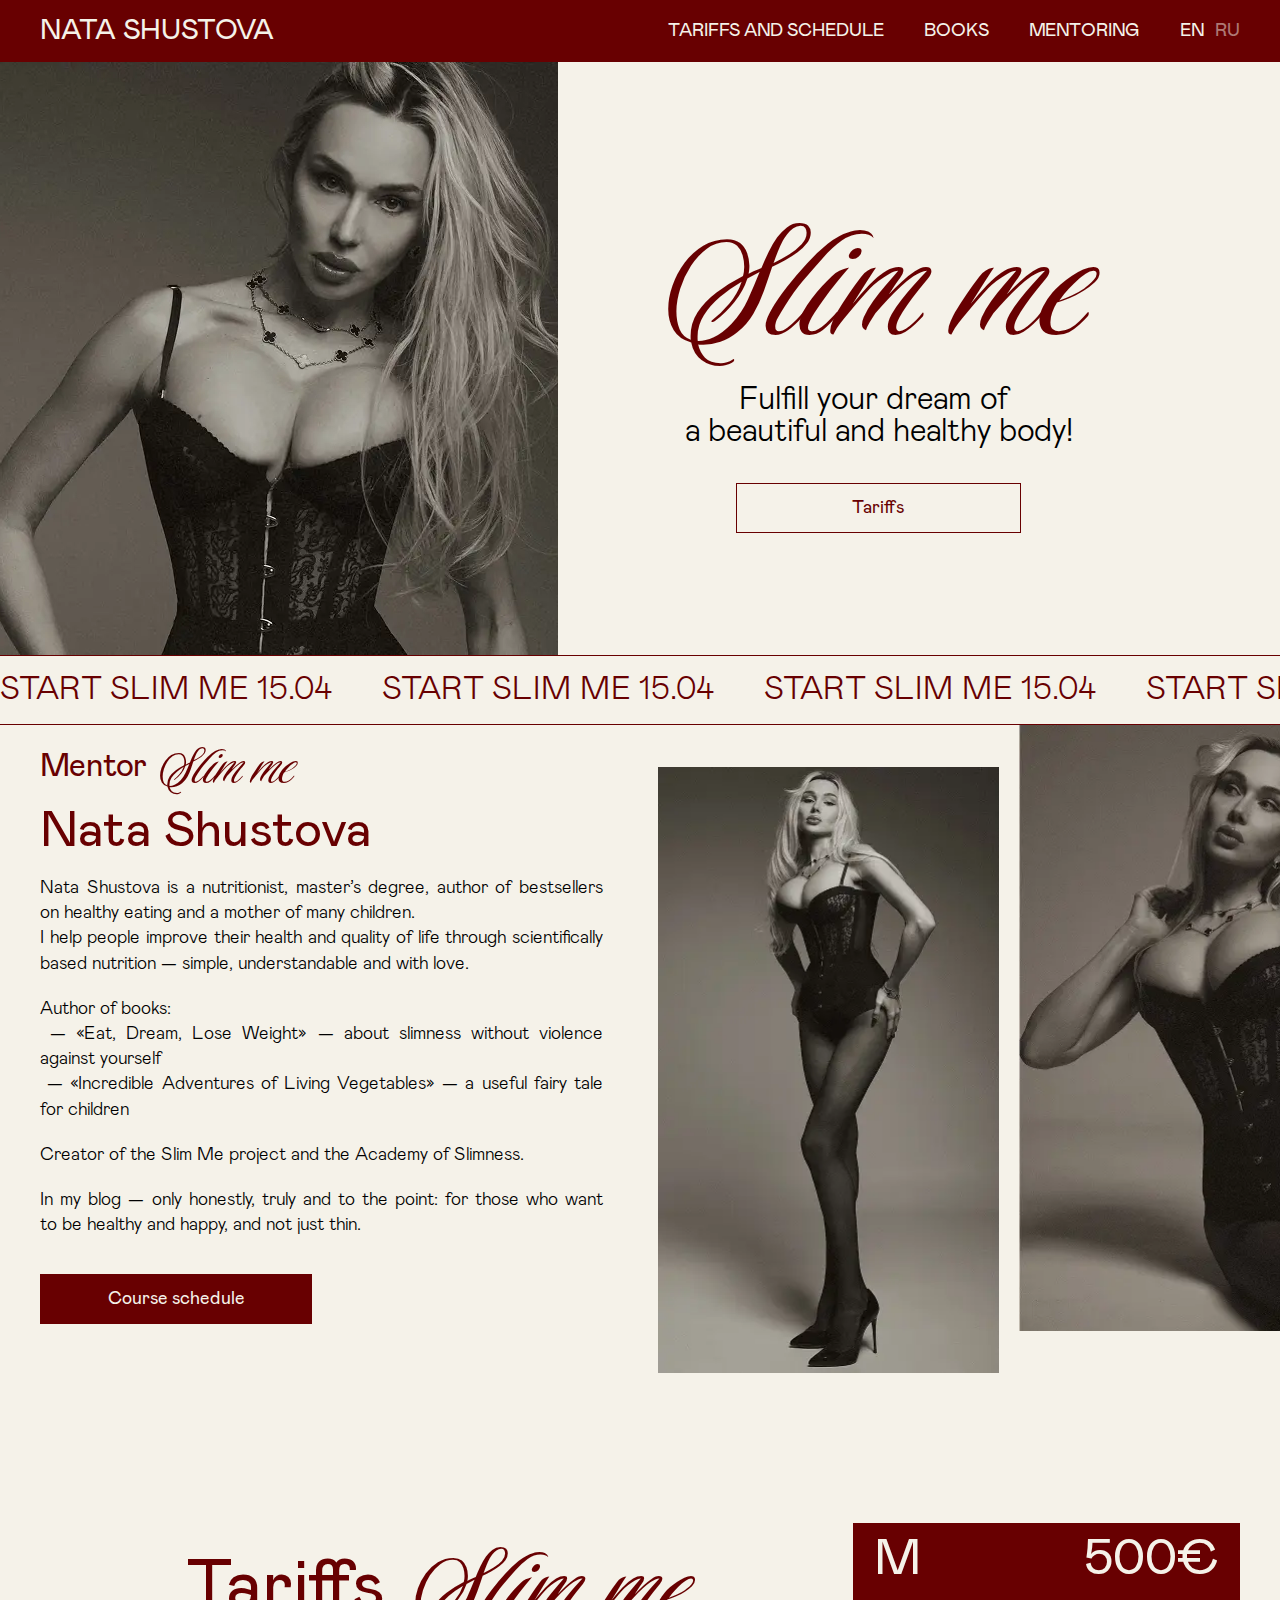
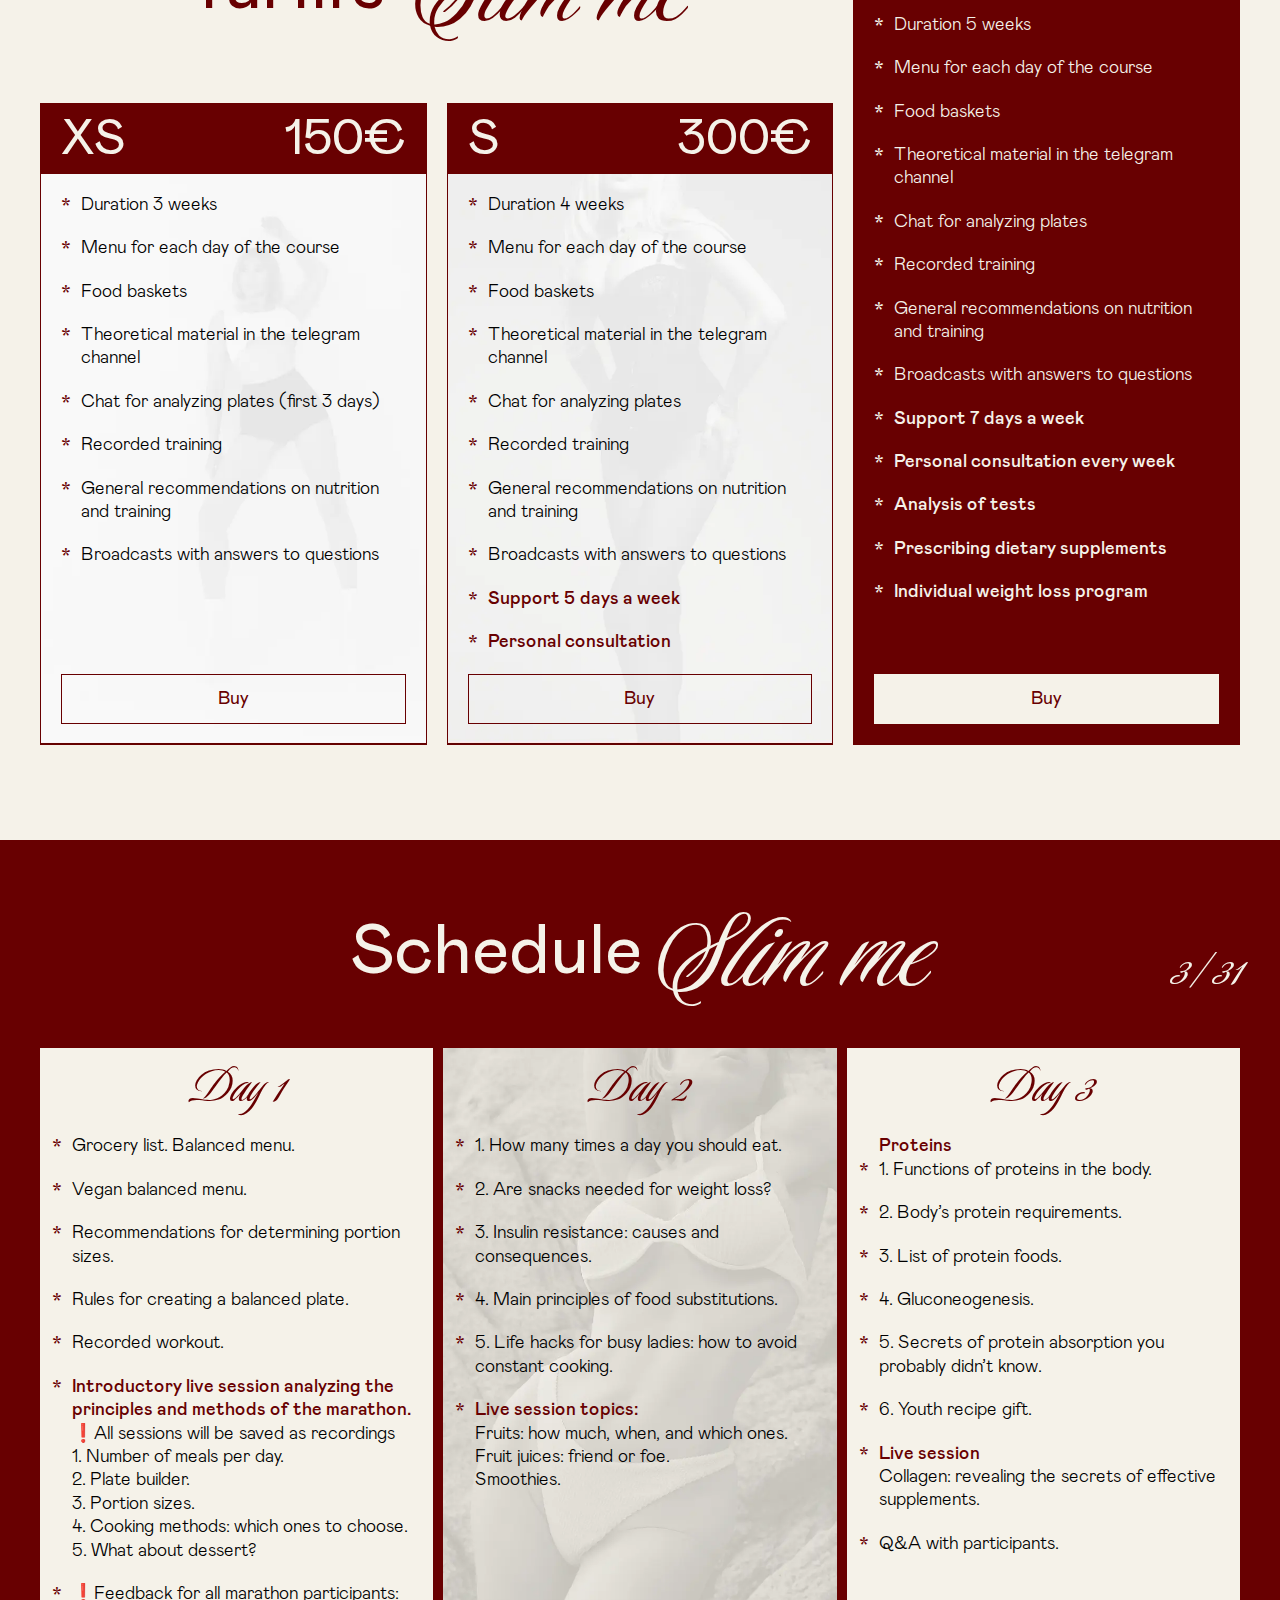
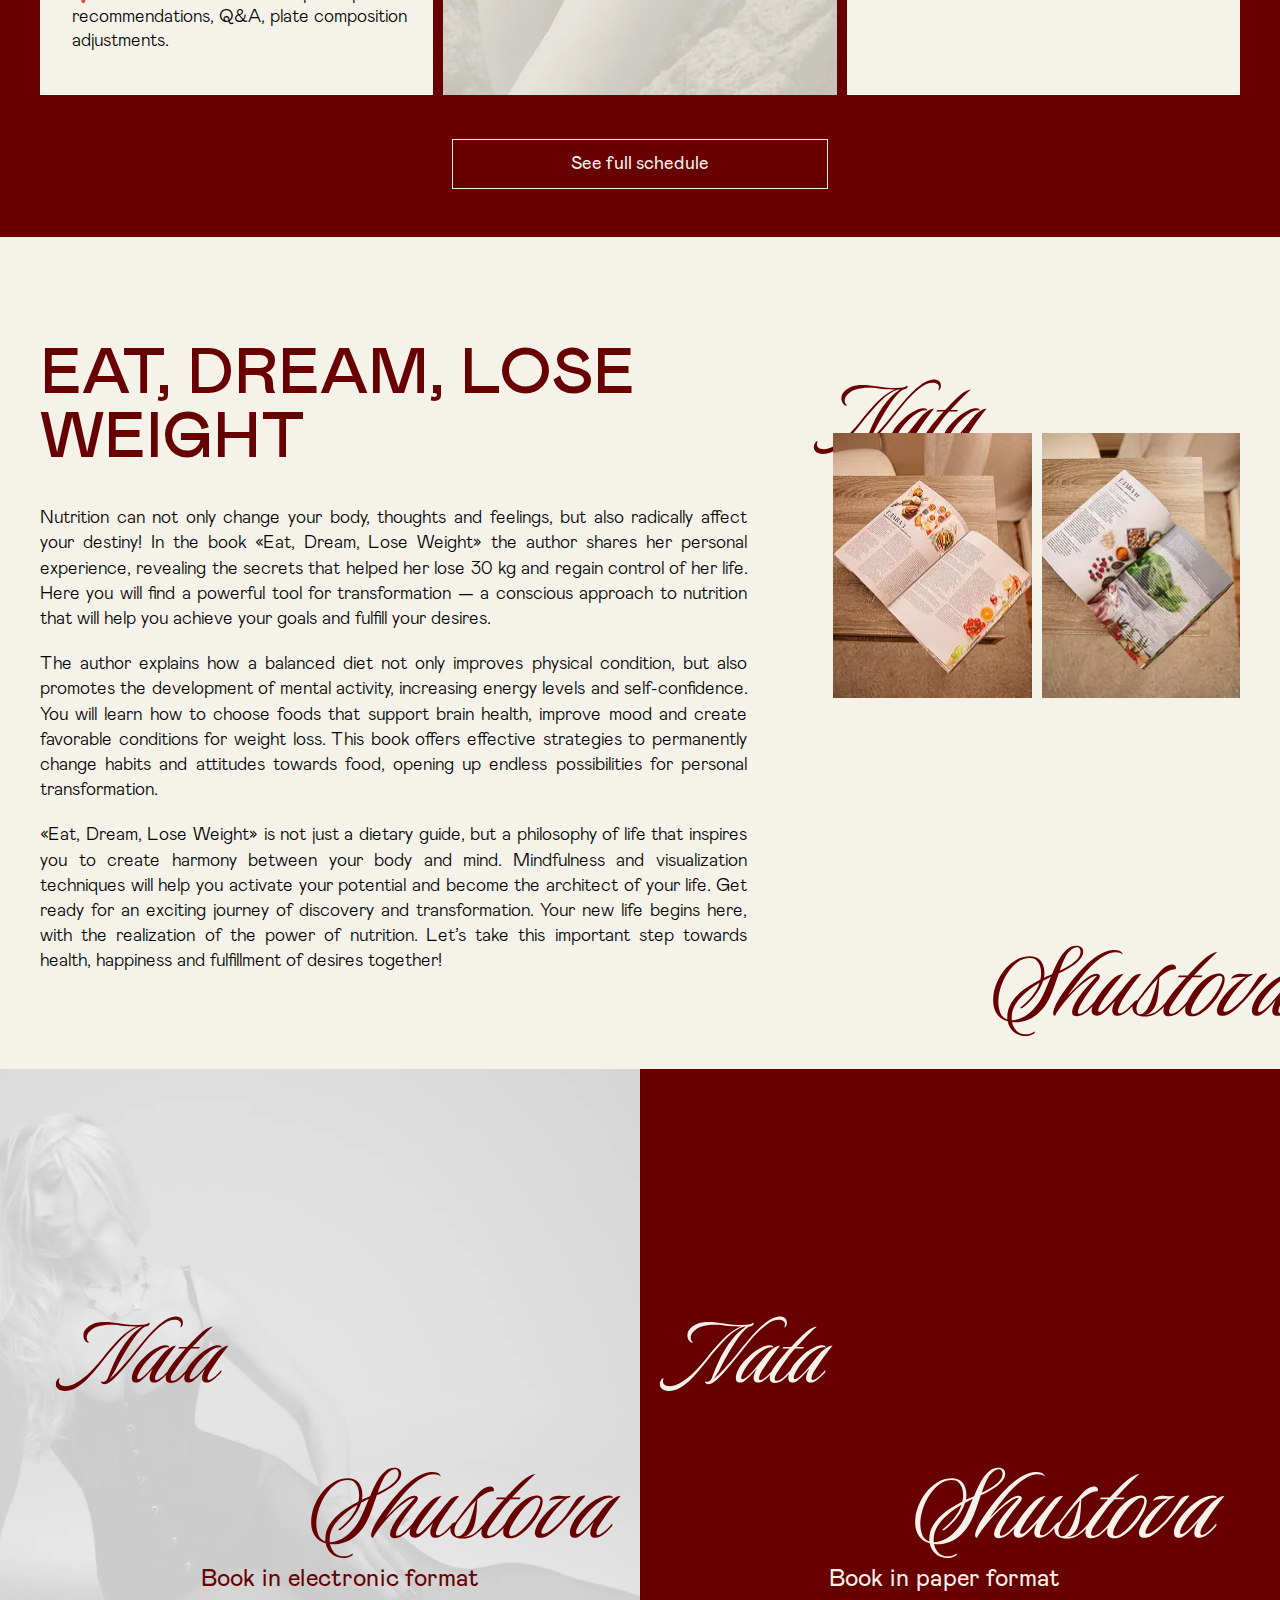
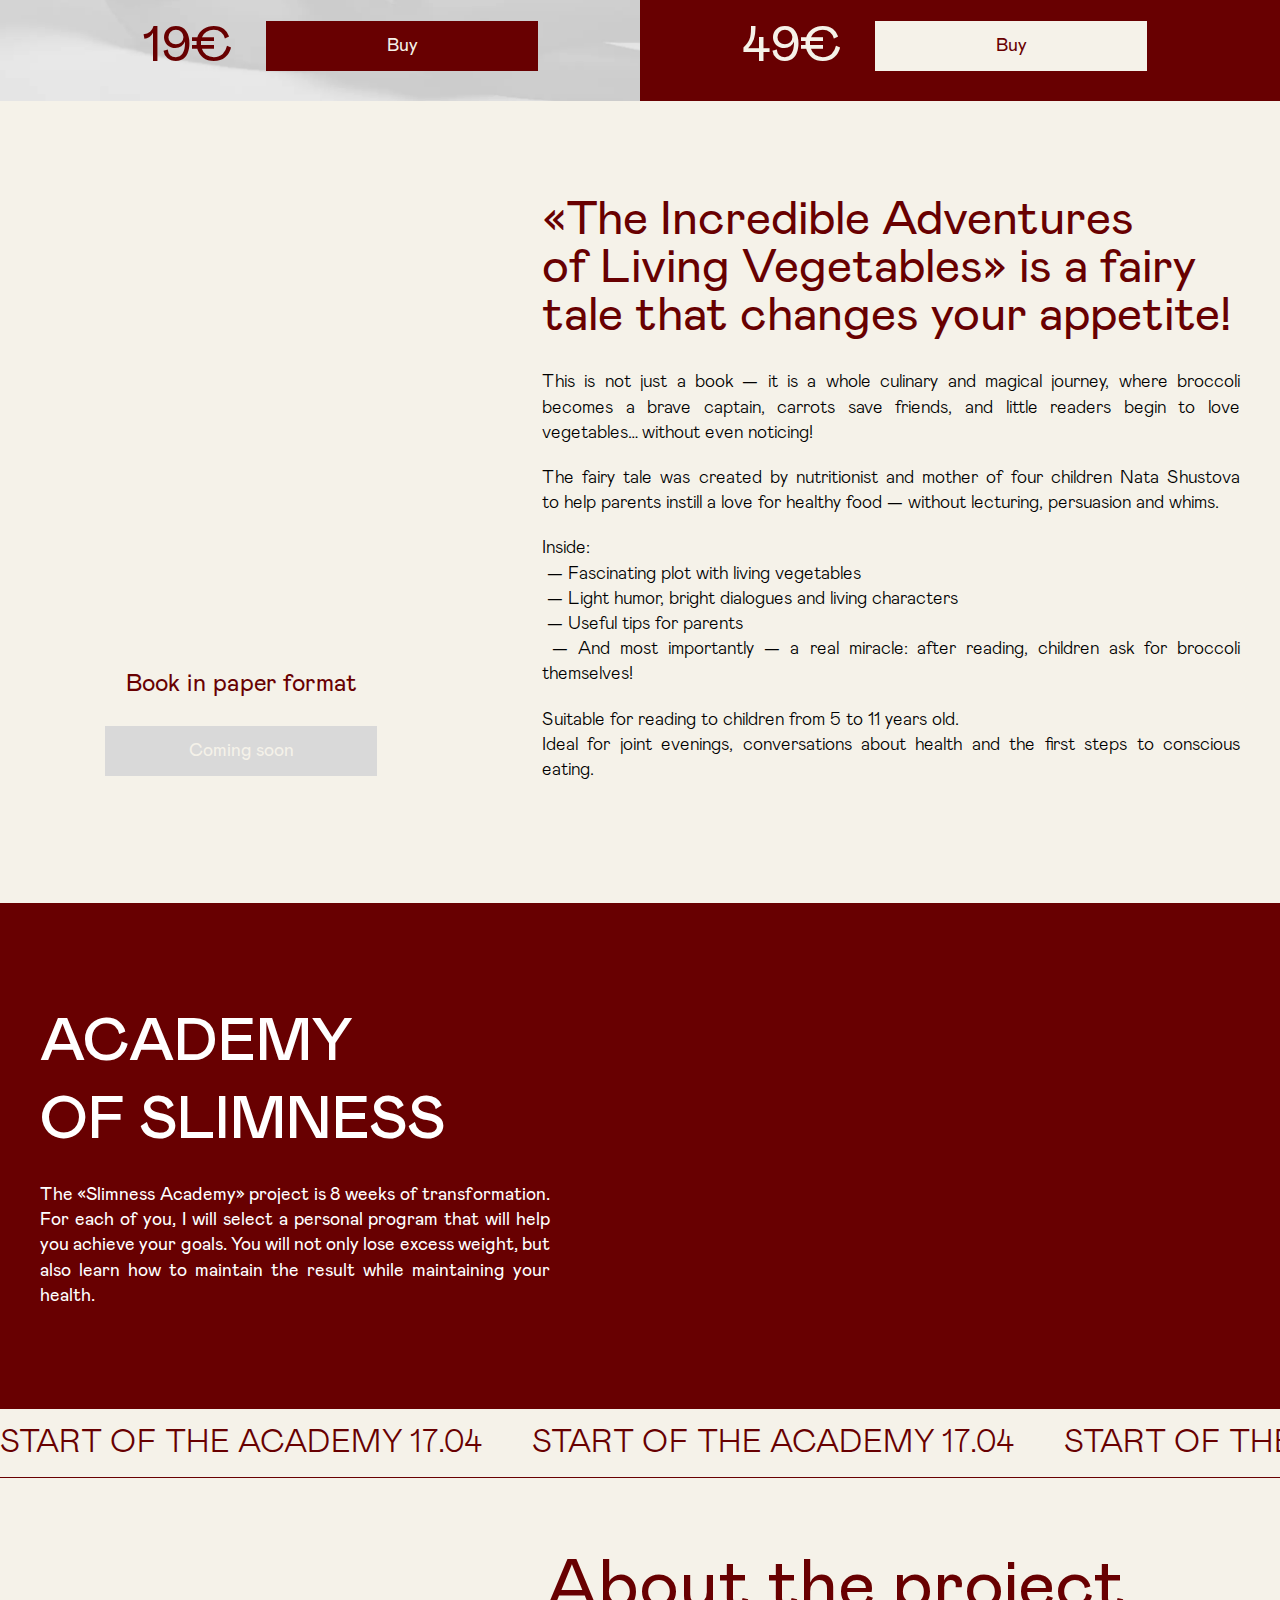
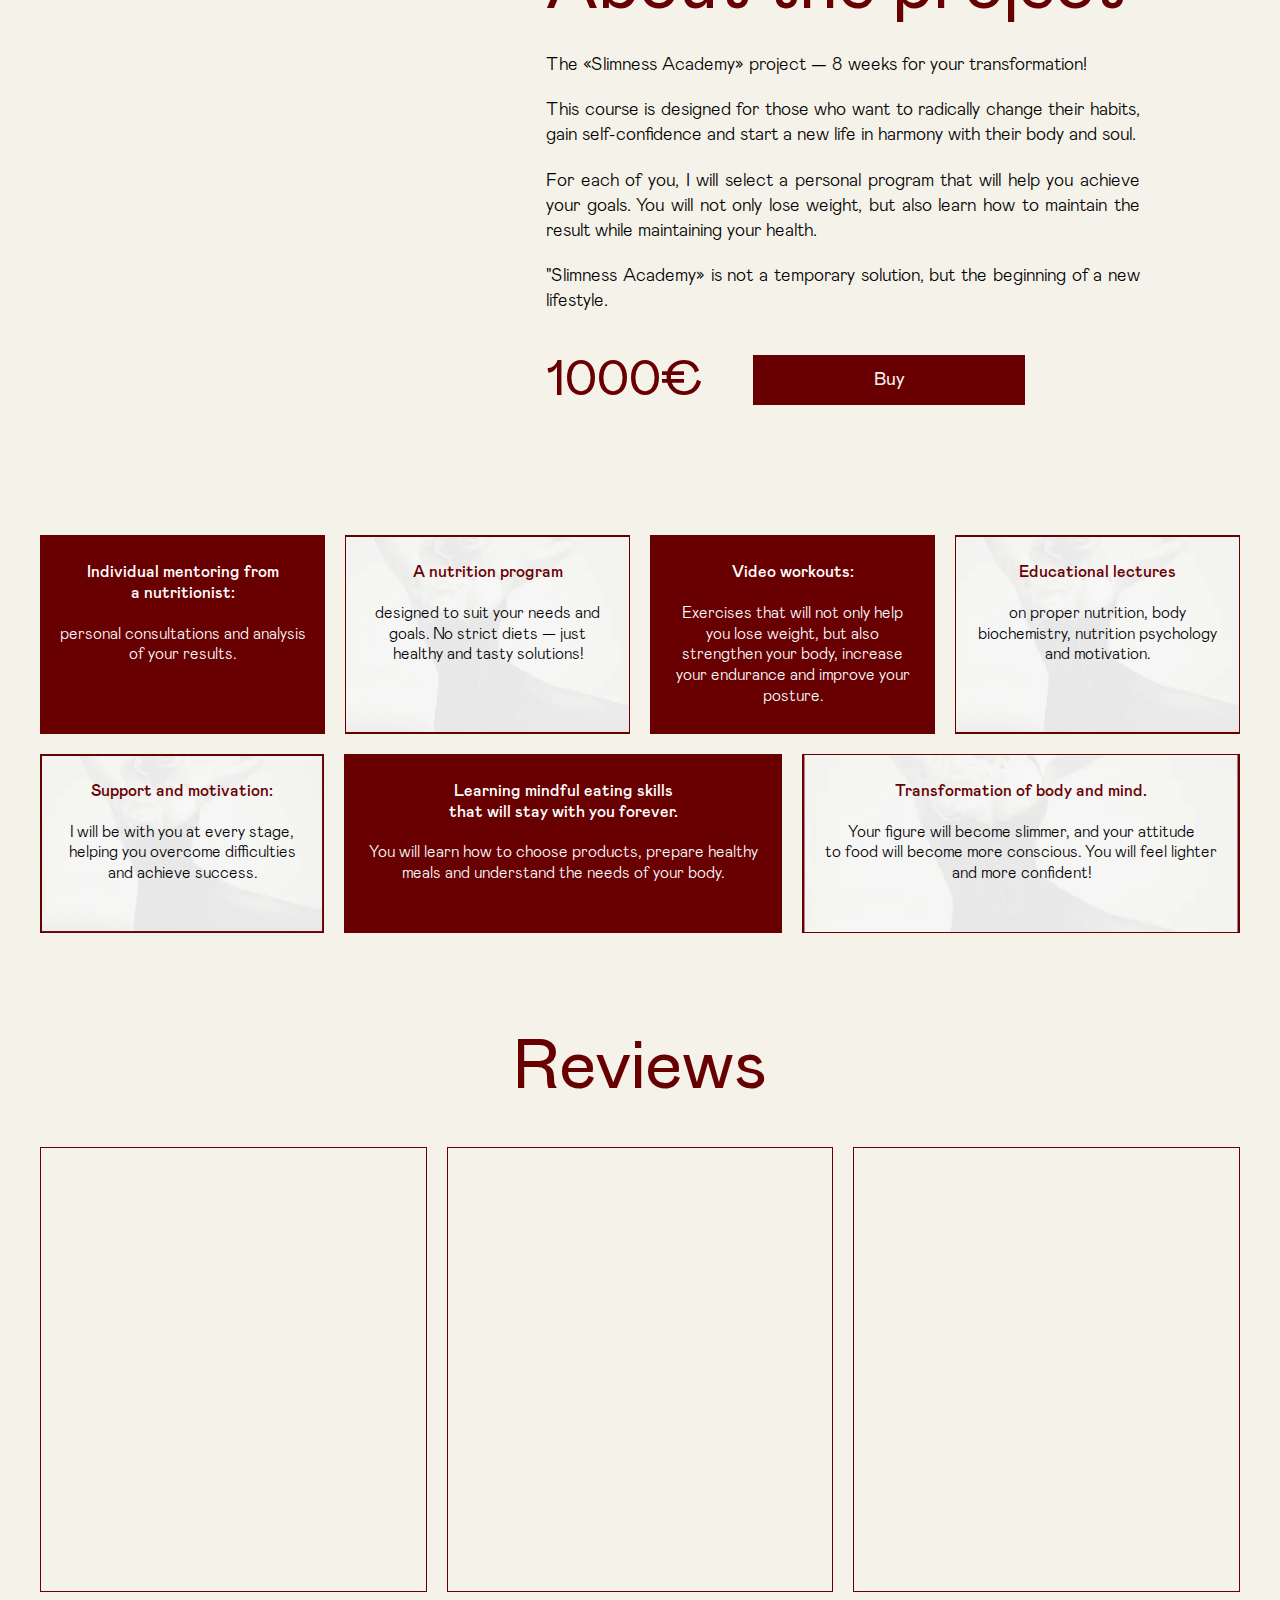
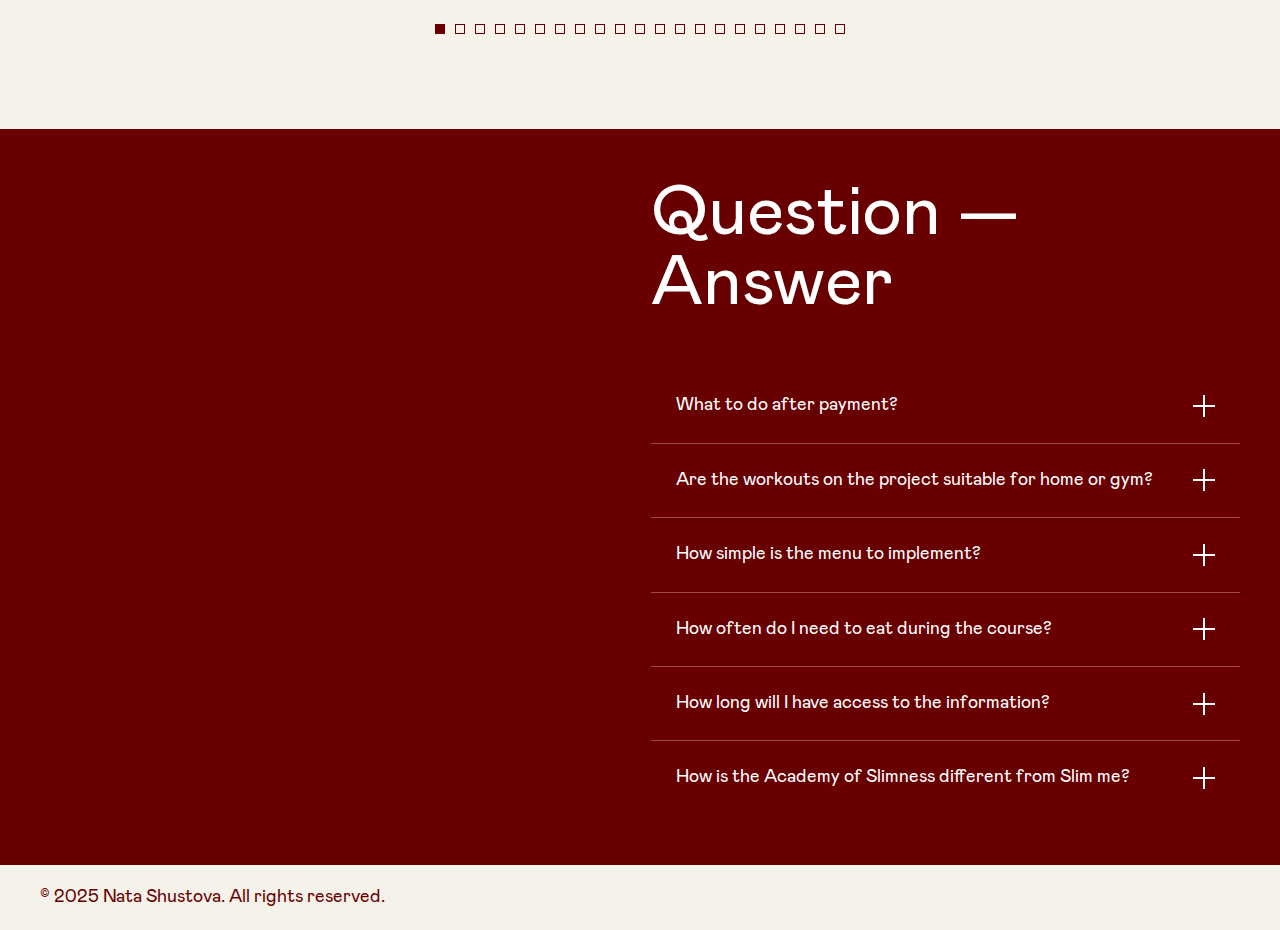
<file: index-en.html>
<!DOCTYPE html><html lang="en"><head><title>Slim me</title><meta charset="UTF-8"><meta name="format-detection" content="telephone=no"><link rel="stylesheet" href="css/style.min.css?_v=20250407181302"><!-- <link rel="shortcut icon" href="img/favicon.png"> --><meta name="robots" content="noindex, nofollow"><meta name="viewport" content="width=device-width,initial-scale=1,maximum-scale=1"></head><body class="page-en"><div class="wrapper"><header class="header"><div class="header__container"><a class="header__logo" href="">Nata Shustova</a><div class="header__menu menu"><nav class="menu__body"><ul class="menu__list"><li class="menu__item"><a class="menu__link" href="#tariffs">Tariffs and Schedule</a></li><li class="menu__item"><a class="menu__link" href="#buy">books</a></li><li class="menu__item"><a class="menu__link" href="#mentor">mentoring</a></li></ul><div class="menu__info"><span>СТАРТ Slim me 15.04</span> <span>СТАРТ академии 17.04</span></div><span class="menu__slim">Slim me</span></nav></div><ul class="header__langs" data-da=".menu__body, 991, 1"><li class="header__lang"><a class="header__link header__link_active" href="./index-en.html">EN</a></li><li class="header__lang"><a class="header__link" href="./index.html">RU</a></li></ul><button class="icon-menu" aria-label="Open menu"><span></span></button></div></header><main class="page"><section class="hero"><ul class="hero__cols"><li class="hero-col"><picture><source srcset="img/hero.webp, img/hero@2x.webp 2x" type="image/webp"><img srcset="img/hero@2x.jpg 2x" src="img/hero.jpg" data-popup="#thanks" alt=""></picture><ul class="hero-col__list"><li class="hero-col__item"><a class="hero-col__link" href="#tariffs">Tariffs and Schedule</a></li><li class="hero-col__item"><a class="hero-col__link" href="#buy">books</a></li><li class="hero-col__item"><a class="hero-col__link" href="#mentor">mentoring</a></li></ul></li><li class="hero-col"><div class="hero-col__body"><h1 class="hero-col__title">Slim me</h1><h2 class="hero-col__label">Fulfill your dream of <br>a beautiful and healthy body!</h2><a class="hero-col__btn btn" href="#tariffs">Tariffs</a></div></li></ul><div class="hero__floating-text floating-text"><div class="floating-text__wrapper"><span>START Slim me 15.04</span> <span>START Slim me 15.04</span> <span>START Slim me 15.04</span> <span>START Slim me 15.04</span> <span>START Slim me 15.04</span> <span>START Slim me 15.04</span> <span>START Slim me 15.04</span> <span>START Slim me 15.04</span> <span>START Slim me 15.04</span> <span>START Slim me 15.04</span> <span>START Slim me 15.04</span> <span>START Slim me 15.04</span> <span>START Slim me 15.04</span> <span>START Slim me 15.04</span> <span>START Slim me 15.04</span> <span>START Slim me 15.04</span> <span>START Slim me 15.04</span> <span>START Slim me 15.04</span> <span>START Slim me 15.04</span> <span>START Slim me 15.04</span> <span>START Slim me 15.04</span></div></div></section><section class="mentor" id="mentor"><div class="mentor__container"><div class="mentor__left"><h2 class="mentor__cap">Mentor <span>Slim me</span></h2><h3 class="mentor__label">Nata Shustova</h3><div class="mentor__content"><p>Nata Shustova is a nutritionist, master’s degree, author of bestsellers on healthy eating and a mother of many children.<br>I help people improve their health and quality of life through scientifically based nutrition — simple, understandable and with love.</p><p>Author of books:<br> — «Eat, Dream, Lose Weight» — about slimness without violence against yourself<br> — «Incredible Adventures of Living Vegetables» — a useful fairy tale for children</p><p>Creator of the Slim Me project and the Academy of Slimness.</p><p>In my blog — only honestly, truly and to the point: for those who want to be healthy and happy, and not just thin.</p></div><a class="mentor__btn btn" href="#schedule">Course schedule</a></div><div class="mentor__images"><div class="mentor__image"><picture><source srcset="img/mentors/1.webp, img/mentors/1@2x.webp 2x" type="image/webp"><img srcset="img/mentors/1@2x.jpg 2x" src="img/mentors/1.jpg" width="340" height="604" loading="lazy" alt=""></picture></div><div class="mentor__image"><picture><source srcset="img/mentors/2.webp, img/mentors/2@2x.webp 2x" type="image/webp"><img srcset="img/mentors/2@2x.jpg 2x" src="img/mentors/2.jpg" width="340" height="604" loading="lazy" alt=""></picture></div></div></div></section><section class="tariffs" id="tariffs"><div class="tariffs__container"><div class="tariffs__left"><h2 class="tariffs__title">Tariffs <span>Slim me</span></h2><ul class="tariffs__cols"><li class="tariff"><div class="tariff__top"><div class="tariff__label">XS</div><span class="tariff__price euro">150</span></div><div class="tariff__content"><ul><li>Duration 3 weeks</li><li>Menu for each day of the course</li><li>Food baskets</li><li>Theoretical material in the telegram channel</li><li>Chat for analyzing plates (first 3 days)</li><li>Recorded training</li><li>General recommendations on nutrition and training</li><li>Broadcasts with answers to questions</li></ul><a class="tariff__btn btn" href="">Buy</a></div></li><li class="tariff"><div class="tariff__top"><div class="tariff__label">S</div><span class="tariff__price euro">300</span></div><div class="tariff__content"><ul><li>Duration 4 weeks</li><li>Menu for each day of the course</li><li>Food baskets</li><li>Theoretical material in the telegram channel</li><li>Chat for analyzing plates</li><li>Recorded training</li><li>General recommendations on nutrition and training</li><li>Broadcasts with answers to questions</li><li><span>Support 5 days a week</span></li><li><span>Personal consultation</span></li></ul><a class="tariff__btn btn" href="">Buy</a></div></li></ul></div><div class="tariffs__right"><div class="tariff tariff_main"><div class="tariff__top"><div class="tariff__label">M</div><span class="tariff__price euro">500</span></div><div class="tariff__content"><ul><li>Duration 5 weeks</li><li>Menu for each day of the course</li><li>Food baskets</li><li>Theoretical material in the telegram channel</li><li>Chat for analyzing plates</li><li>Recorded training</li><li>General recommendations on nutrition and training</li><li>Broadcasts with answers to questions</li><li><span>Support 7 days a week</span></li><li><span>Personal consultation every week</span></li><li><span>Analysis of tests</span></li><li><span>Prescribing dietary supplements</span></li><li><span>Individual weight loss program</span></li></ul><a class="tariff__btn btn" href="">Buy</a></div></div></div></div></section><section class="schedule" id="schedule"><div class="schedule__container"><h2 class="schedule__title">Schedule <span>Slim me</span></h2><div class="slider-wrapper"><div class="schedule__slider swiper"><div class="schedule__wrapper swiper-wrapper"><div class="swiper-slide slide-schedule"><div class="slide-schedule__label">Day 1</div><div class="slide-schedule__content"><ul><li>Grocery list. Balanced menu.</li><li>Vegan balanced menu.</li><li>Recommendations for determining portion sizes.</li><li>Rules for creating a balanced plate.</li><li>Recorded workout.</li><li><span>Introductory live session analyzing the principles and methods of the marathon.</span><br>❗️All sessions will be saved as recordings<br>1. Number of meals per day.<br>2. Plate builder.<br>3. Portion sizes.<br>4. Cooking methods: which ones to choose.<br>5. What about dessert?</li><li>❗️Feedback for all marathon participants: recommendations, Q&A, plate composition adjustments.</li></ul></div></div><div class="swiper-slide slide-schedule"><div class="slide-schedule__label">Day 2</div><div class="slide-schedule__content"><ul><li>1. How many times a day you should eat.</li><li>2. Are snacks needed for weight loss?</li><li>3. Insulin resistance: causes and consequences.</li><li>4. Main principles of food substitutions.</li><li>5. Life hacks for busy ladies: how to avoid constant cooking.</li><li><span>Live session topics:</span><br>Fruits: how much, when, and which ones.<br>Fruit juices: friend or foe.<br>Smoothies.</li></ul></div></div><div class="swiper-slide slide-schedule"><div class="slide-schedule__label">Day 3</div><div class="slide-schedule__content"><p><span>Proteins</span></p><ul><li>1. Functions of proteins in the body.</li><li>2. Body’s protein requirements.</li><li>3. List of protein foods.</li><li>4. Gluconeogenesis.</li><li>5. Secrets of protein absorption you probably didn’t know.</li><li>6. Youth recipe gift.</li><li><span>Live session</span><br>Collagen: revealing the secrets of effective supplements.</li><li>Q&A with participants.</li></ul></div></div><div class="swiper-slide slide-schedule"><div class="slide-schedule__label">Day 4</div><div class="slide-schedule__content"><ul><li>1. Fats.</li><li>2. Body’s fat requirements.</li><li>3. List of healthy fats.</li><li>4. Cholesterol: friend or foe?</li><li><span>Live session:</span> talking about soups. Who, when, and which ones?</li><li>Recorded workout.</li></ul></div></div><div class="swiper-slide slide-schedule"><div class="slide-schedule__label">Day 5</div><div class="slide-schedule__content"><ul><li>Grocery list.</li><li>Complete meals: principles of building a balanced plate for each meal. Examples of properly assembled plates.</li><li>Carbohydrates<br>1. Body’s carbohydrate requirements.<br>2. List of necessary carbohydrate foods.<br>3. Carbohydrates to exclude from your menu.<br>4. Bread: when needed, for whom, and how much.</li><li><span>Live session:</span><br>Sugar addiction<br>1. Sugar — friend or foe?<br>2. Causes of sugar addiction.<br>3. How to overcome sugar addiction. Specific recommendations.<br>4. Hyaluronic acid and chondroitin. Simplifying the complex.</li><li>Recorded workout.</li></ul></div></div><div class="swiper-slide slide-schedule"><div class="slide-schedule__label">Day 6</div><div class="slide-schedule__content"><ul><li>1. Digestion process: everything you need to know.</li><li>2. Food combining: effective tool or myth.</li><li>3. Fractional eating.</li><li>4. Examples of properly assembled plates for each meal.</li></ul></div></div><div class="swiper-slide slide-schedule"><div class="slide-schedule__label">Day 7</div><div class="slide-schedule__content"><ul><li>Grocery list.</li><li>Next week’s menu.</li><li>1. Reviewing last week’s results.</li><li>2. Recommendations for creating your own complete diet.</li><li>3. Top 100 healthy foods.</li><li><span>Live session:</span><br>Nutrition’s role in workout effectiveness.<br>Practical recommendations for physical activity to get results.</li><li>Recorded workout.</li><li><span>The second week of the marathon will focus on nutrition related to sports and fitness!</span></li></ul></div></div><div class="swiper-slide slide-schedule"><div class="slide-schedule__label">Day 8</div><div class="slide-schedule__content"><ul><li>Continuing discussion of basic nutrition principles for athletes and fitness enthusiasts.</li><li>1. Talking about moderation: how to know when enough is enough.</li><li>2. Regularity — why it matters.</li><li>3. Fat traps and yo-yo effect, how to avoid them.</li><li>4. What about detox? Effective recipes.</li></ul></div></div><div class="swiper-slide slide-schedule"><div class="slide-schedule__label">Day 9</div><div class="slide-schedule__content"><ul><li><span>1. Three laws of dietetics: what they are and how they work.</span></li><li>2. Law of energy balance. Practical part.</li><li>3. Law of chemical balance.</li><li>4. Law of effective absorption.</li></ul></div></div><div class="swiper-slide slide-schedule"><div class="slide-schedule__label">Day 10</div><div class="slide-schedule__content"><ul><li>1. Talking about weight loss: passive or active, which is easier?</li><li>2. Water, how much do you need?</li><li>3. When does satiety occur?</li><li><span>Live session:</span><br>Rehabilitating coffee. Answering marathon participants' questions.</li><li>Recorded workout.</li></ul></div></div><div class="swiper-slide slide-schedule"><div class="slide-schedule__label">Day 11</div><div class="slide-schedule__content"><ul><li>Analyzing basic nutrition principles for athletes and fitness enthusiasts.</li><li>1. Talking about variety: why it matters.</li><li>2. Diverse carbohydrate foods.</li><li>3. Examples of various protein foods.</li><li>4. Healthy fats: how to maintain variety.</li><li><span>Live session:</span><br>Metabolic flexibility and metabolic adaptation. Simplifying the complex: why you reduce calories, increase activity, but don’t lose weight. What’s wrong and how to fix it?</li><li>Recorded workout.</li></ul></div></div><div class="swiper-slide slide-schedule"><div class="slide-schedule__label">Day 12</div><div class="slide-schedule__content"><ul><li>1. Why do we store fat?</li><li>2. How to eat without storing fat? Practical recommendations.</li><li>3. Rules to avoid constant weight fluctuations.</li></ul></div></div><div class="swiper-slide slide-schedule"><div class="slide-schedule__label">Day 13</div><div class="slide-schedule__content"><ul><li>1. Proper dinner for weight loss.</li><li>2. How to establish and maintain goal-achieving routines.</li><li>3. Sugar substitutes: is there any point?</li><li><span>Live session:</span><br>Talking about alcohol. Red wine — friend or foe?</li><li>Recorded workout</li></ul></div></div><div class="swiper-slide slide-schedule"><div class="slide-schedule__label">Day 14</div><div class="slide-schedule__content"><ul><li>1. BMI. Learning to calculate for objective self-assessment.</li><li>2. What to eat to lose weight?</li><li><span>Live session:</span><br>Steps or workouts? What’s more important?</li></ul></div></div><div class="swiper-slide slide-schedule"><div class="slide-schedule__label">Day 15</div><div class="slide-schedule__content"><ul><li>1. Glycemic index — simplified.</li><li>2. Low GI foods.</li><li>3. Medium GI foods.</li><li>4. High GI foods.</li><li><span>The third week of the marathon is dedicated to weight loss and maintaining results.</span></li></ul></div></div><div class="swiper-slide slide-schedule"><div class="slide-schedule__label">Day 16</div><div class="slide-schedule__content"><ul><li>1. Target heart rate zone: how to determine and why it matters.</li><li>2. Determining your THR zone for workouts.</li><li>3. Sleep as a recovery phase.</li><li>Recorded workout.</li></ul></div></div><div class="swiper-slide slide-schedule"><div class="slide-schedule__label">Day 17</div><div class="slide-schedule__content"><ul><li>Balanced menu with calorie deficit.<br>Grocery list.</li><li>1. Insulin index of foods, who needs to know.</li><li>2. Secrets of effective calorie deficit.</li><li>Live session:<br>Dessert after workout: effective strategy or failure?<br>Q&A with marathon participants.</li><li>Recorded workout.</li></ul></div></div><div class="swiper-slide slide-schedule"><div class="slide-schedule__label">Day 18</div><div class="slide-schedule__content"><ul><li>1. Protein supplements: when, for whom, and how much?</li><li>2. Why protein supplements don’t work for everyone.</li><li>3. Microbiota: how we disrupt microorganisms' genomes.</li><li><span>Live session:</span><br>Healthy weight loss pace. Q&A with marathon participants.</li></ul></div></div><div class="swiper-slide slide-schedule"><div class="slide-schedule__label">Day 19</div><div class="slide-schedule__content"><ul><li>1. Fat burners: what if your trainer recommends them?</li><li>2. L-carnitine — secrets of an effective supplement.</li><li>Recorded workout.</li></ul></div></div><div class="swiper-slide slide-schedule"><div class="slide-schedule__label">Day 20</div><div class="slide-schedule__content"><ul><li>1. How to boost metabolism? Practical tips.</li><li>2. Talking about hormones:<br>Cortisol<br>Prolactin<br>Dopamine<br>Serotonin</li></ul></div></div><div class="swiper-slide slide-schedule"><div class="slide-schedule__label">Day 21</div><div class="slide-schedule__content"><ul><li>Zen of balance and moderation — marathon summary.</li><li>Setting goals.</li><li>Determining timelines for achievement.</li></ul></div></div><div class="swiper-slide slide-schedule"><div class="slide-schedule__label">Day 22</div><div class="slide-schedule__content"><ul><li>1. Metabolic process at cellular level</li><li>2. Detoxification organs</li><li>3. How to improve detox organ function.</li><li>4. Practical recommendations.</li><li><span>Live session:</span><br>analyzing detox organ function</li></ul><span class="slide-schedule__descr">Detox program (for Package M)</span></div></div><div class="swiper-slide slide-schedule"><div class="slide-schedule__label">Day 23</div><div class="slide-schedule__content"><ul><li>1. What are toxins</li><li>2. Types of toxins</li><li>3. Physical methods for toxin elimination</li></ul><span class="slide-schedule__descr">Detox program (for Package M)</span></div></div><div class="swiper-slide slide-schedule"><div class="slide-schedule__label">Day 24</div><div class="slide-schedule__content"><ul><li>1. How toxins enter the body</li><li>2. Liver detoxification:<br>2.1 How biotransformation occurs<br>2.2 Phases of liver detoxification</li></ul><span class="slide-schedule__descr">Detox program (for Package M)</span></div></div><div class="swiper-slide slide-schedule"><div class="slide-schedule__label">Day 25</div><div class="slide-schedule__content"><ul><li>1. How liver filtration works</li><li>2. Consequences of impaired liver function</li><li>3. Interesting facts about the liver</li></ul><span class="slide-schedule__descr">Detox program (for Package M)</span></div></div><div class="swiper-slide slide-schedule"><div class="slide-schedule__label">Day 26</div><div class="slide-schedule__content"><ul><li>1. Which foods impair liver function</li><li>2. Nutrition for liver recovery</li><li>3. Proven liver-supporting foods</li><li><span>Q&A session</span></li></ul><span class="slide-schedule__descr">Detox program (for Package M)</span></div></div><div class="swiper-slide slide-schedule"><div class="slide-schedule__label">Day 27</div><div class="slide-schedule__content"><ul><li>1. Detailed look at detox phases</li><li>2. Why one phase might be «idle»</li><li>3. What affects detox phase function</li><li>4. Foods that support detox phase function</li><li>5. Supplements that aid effective detox</li></ul><span class="slide-schedule__descr">Detox program (for Package M)</span></div></div><div class="swiper-slide slide-schedule"><div class="slide-schedule__label">Day 28</div><div class="slide-schedule__content"><ul><li>1. Alcohol and liver impact</li><li>2. Ethanol effects</li><li>3. Safe alcohol dose</li><li>4. Choosing snacks</li><li>5. Analyzing sweet snacks and fruits</li><li><span>Alcohol discussion session</span></li></ul><span class="slide-schedule__descr">Detox program (for Package M)</span></div></div><div class="swiper-slide slide-schedule"><div class="slide-schedule__label">Day 29</div><div class="slide-schedule__content"><ul><li>1. Kidneys as detox organs</li><li>2. Reasons kidneys may fail at detox</li><li>3. Kidney-supporting foods</li><li>Menu for effective detox</li></ul><span class="slide-schedule__descr">Detox program (for Package M)</span></div></div><div class="swiper-slide slide-schedule"><div class="slide-schedule__label">Day 30</div><div class="slide-schedule__content"><ul><li>1. GI tract detoxification</li><li>2. Why intestines may fail</li><li>3. Foods that help intestinal recovery</li></ul><span class="slide-schedule__descr">Detox program (for Package M)</span></div></div><div class="swiper-slide slide-schedule"><div class="slide-schedule__label">Day 31</div><div class="slide-schedule__content"><ul><li>1. Lymphatic system</li><li>2. How to recognize poor LS function</li><li>3. Recovery methods</li><li>4. Lymph-supporting foods</li><li><span>Final session</span></li></ul><span class="slide-schedule__descr">Detox program (for Package M)</span></div></div></div></div><div class="schedule__pagination"></div><div class="slider-controls"><button class="slider-controls__btn slider-controls__btn_w slider-controls__btn_prev schedule__btn-slider schedule__btn-slider_prev" aria-label="Показать предыдущий день"></button> <button class="slider-controls__btn slider-controls__btn_w slider-controls__btn_next schedule__btn-slider schedule__btn-slider_next" aria-label="Показать следующий день"></button></div></div><div class="schedule__btn-wrapper"><button class="schedule__btn btn"><span>See full schedule</span> <span>Hidden</span></button></div></div></section><section class="eat"><div class="eat__container"><div class="eat__content" data-showmore="items" data-showmore-media="991,max"><h2 class="eat__title">Eat, dream, lose weight</h2><div class="eat__text" data-showmore-content="1"><p>Nutrition can not only change your body, thoughts and feelings, but also radically affect your destiny! In the book «Eat, Dream, Lose Weight» the author shares her personal experience, revealing the secrets that helped her lose 30 kg and regain control of her life. Here you will find a powerful tool for transformation — a conscious approach to nutrition that will help you achieve your goals and fulfill your desires.</p><p>The author explains how a balanced diet not only improves physical condition, but also promotes the development of mental activity, increasing energy levels and self-confidence. You will learn how to choose foods that support brain health, improve mood and create favorable conditions for weight loss. This book offers effective strategies to permanently change habits and attitudes towards food, opening up endless possibilities for personal transformation.</p><p>«Eat, Dream, Lose Weight» is not just a dietary guide, but a philosophy of life that inspires you to create harmony between your body and mind. Mindfulness and visualization techniques will help you activate your potential and become the architect of your life. Get ready for an exciting journey of discovery and transformation. Your new life begins here, with the realization of the power of nutrition. Let’s take this important step towards health, happiness and fulfillment of desires together!</p></div><button class="eat__more btn" hidden data-showmore-button><span>More details</span> <span>More hidden</span></button></div><div class="eat__right"><div class="eat__images"><div class="eat__image"><picture><source srcset="img/eat/01.webp, img/eat/01@2x.webp 2x" type="image/webp"><img srcset="img/eat/01@2x.jpg 2x" src="img/eat/01.jpg" width="199" height="266" loading="lazy" alt=""></picture></div><div class="eat__image"><picture><source srcset="img/eat/02.webp, img/eat/02@2x.webp 2x" type="image/webp"><img srcset="img/eat/02@2x.jpg 2x" src="img/eat/02.jpg" width="199" height="266" loading="lazy" alt=""></picture></div><div class="eat__image"><picture><source srcset="img/eat/03.webp, img/eat/03@2x.webp 2x" type="image/webp"><img srcset="img/eat/03@2x.jpg 2x" src="img/eat/03.jpg" width="407" height="266" loading="lazy" alt=""></picture></div></div></div></div></section><div class="buy" id="buy"><ul class="buy__cols"><li class="buy-col"><div class="buy-col__body"><div class="buy-col__image"><picture><source srcset="img/buy.webp, img/buy@2x.webp 2x" type="image/webp"><img srcset="img/buy@2x.jpg 2x" src="img/buy.jpg" width="301" height="422" loading="lazy" alt=""></picture></div><div class="buy-col__descr">Book in electronic format</div><div class="buy-col__bottom"><span class="buy-col__price euro">19</span> <a class="buy-col__btn btn" href="">Buy</a></div></div></li><li class="buy-col"><div class="buy-col__body"><div class="buy-col__image"><picture><source srcset="img/buy.webp, img/buy@2x.webp 2x" type="image/webp"><img srcset="img/buy@2x.jpg 2x" src="img/buy.jpg" width="301" height="422" loading="lazy" alt=""></picture></div><div class="buy-col__descr">Book in paper format</div><div class="buy-col__bottom"><span class="buy-col__price euro">49</span> <a class="buy-col__btn btn" href="">Buy</a></div></div></li></ul></div><section class="book"><div class="book__container"><div class="book__left"><div class="book__image"><picture><source srcset="img/book.webp, img/book@2x.webp 2x" type="image/webp"><img srcset="img/book@2x.jpg 2x" src="img/book.jpg" width="302" height="428" loading="lazy" alt=""></picture></div><div class="book__cap">Book in paper format</div><a class="book__btn btn btn_disabled" href="">Coming soon</a></div><div class="book__right" data-showmore="items" data-showmore-media="991,max"><h2 class="book__title">«The Incredible Adventures of Living Vegetables» is a fairy tale that changes your appetite!</h2><div class="book__text" data-showmore-content="1"><p>This is not just a book — it is a whole culinary and magical journey, where broccoli becomes a brave captain, carrots save friends, and little readers begin to love vegetables… without even noticing!</p><p>The fairy tale was created by nutritionist and mother of four children Nata Shustova to help parents instill a love for healthy food — without lecturing, persuasion and whims.</p><p>Inside:<br> — Fascinating plot with living vegetables<br> — Light humor, bright dialogues and living characters<br> — Useful tips for parents<br> — And most importantly — a real miracle: after reading, children ask for broccoli themselves!</p><p>Suitable for reading to children from 5 to 11 years old.<br>Ideal for joint evenings, conversations about health and the first steps to conscious eating.</p></div><button class="book__more btn" hidden data-showmore-button><span>More details</span> <span>More hidden</span></button></div></div></section><section class="academy"><div class="academy__container"><div class="academy__content"><h2 class="academy__title title">Academy<br><span>of Slimness</span></h2><div class="academy__descr">The «Slimness Academy» project is 8 weeks of transformation. For each of you, I will select a personal program that will help you achieve your goals. You will not only lose excess weight, but also learn how to maintain the result while maintaining your health.</div></div><div class="academy__images"><div class="academy__image"><picture><source srcset="img/academy-1.webp, img/academy-1@2x.webp 2x" type="image/webp"><img srcset="img/academy-1@2x.jpg 2x" src="img/academy-1.jpg" width="295" height="420" loading="lazy" alt=""></picture></div><div class="academy__image"><picture><source srcset="img/academy-2.webp, img/academy-2@2x.webp 2x" type="image/webp"><img srcset="img/academy-2@2x.jpg 2x" src="img/academy-2.jpg" width="295" height="420" loading="lazy" alt=""></picture></div></div></div></section><div class="floating-text"><div class="floating-text__wrapper"><span>START of the Academy 17.04</span> <span>START of the Academy 17.04</span> <span>START of the Academy 17.04</span> <span>START of the Academy 17.04</span> <span>START of the Academy 17.04</span> <span>START of the Academy 17.04</span> <span>START of the Academy 17.04</span> <span>START of the Academy 17.04</span> <span>START of the Academy 17.04</span> <span>START of the Academy 17.04</span> <span>START of the Academy 17.04</span> <span>START of the Academy 17.04</span> <span>START of the Academy 17.04</span> <span>START of the Academy 17.04</span> <span>START of the Academy 17.04</span> <span>START of the Academy 17.04</span> <span>START of the Academy 17.04</span> <span>START of the Academy 17.04</span> <span>START of the Academy 17.04</span> <span>START of the Academy 17.04</span> <span>START of the Academy 17.04</span></div></div><section class="about"><div class="about__container"><div class="top-about"><div class="top-about__image"><picture><source srcset="img/about.webp, img/about@2x.webp 2x" type="image/webp"><img srcset="img/about@2x.jpg 2x" src="img/about.jpg" width="326" height="497" loading="lazy" alt=""></picture></div><div class="top-about__right"><h2 class="top-about__title title">About the project</h2><div class="top-about__text"><p>The «Slimness Academy» project — 8 weeks for your transformation!</p><p>This course is designed for those who want to radically change their habits, gain self-confidence and start a new life in harmony with their body and soul.</p><p>For each of you, I will select a personal program that will help you achieve your goals. You will not only lose weight, but also learn how to maintain the result while maintaining your health.</p><p>️"Slimness Academy» is not a temporary solution, but the beginning of a new lifestyle.</p></div><div class="top-about__actions"><span class="top-about__price euro">1000</span> <a class="top-about__btn btn" href="">Buy</a></div></div></div><div class="bottom-about"><ul class="bottom-about__cols bottom-about__cols_4"><li class="bottom-about__col bottom-about__col_red"><div class="bottom-about__cap">Individual mentoring from a nutritionist:</div><div class="bottom-about__descr">personal consultations and analysis of your results.</div></li><li class="bottom-about__col"><div class="bottom-about__cap">A nutrition program</div><div class="bottom-about__descr">designed to suit your needs and goals. No strict diets — just healthy and tasty solutions!</div></li><li class="bottom-about__col bottom-about__col_red"><div class="bottom-about__cap">Video workouts:</div><div class="bottom-about__descr">Exercises that will not only help you lose weight, but also strengthen your body, increase your endurance and improve your posture.</div></li><li class="bottom-about__col"><div class="bottom-about__cap">Educational lectures</div><div class="bottom-about__descr">on proper nutrition, body biochemistry, nutrition psychology and motivation.</div></li></ul><ul class="bottom-about__cols bottom-about__cols_3"><li class="bottom-about__col"><div class="bottom-about__cap">Support and motivation:</div><div class="bottom-about__descr">I will be with you at every stage, helping you overcome difficulties and achieve success.</div></li><li class="bottom-about__col bottom-about__col_red"><div class="bottom-about__cap">Learning mindful eating skills<br>that will stay with you forever.</div><div class="bottom-about__descr">You will learn how to choose products, prepare healthy meals and understand the needs of your body.</div></li><li class="bottom-about__col"><div class="bottom-about__cap">Transformation of body and mind.</div><div class="bottom-about__descr">Your figure will become slimmer, and your attitude to food will become more conscious. You will feel lighter and more confident!</div></li></ul></div></div></section><section class="reviews"><div class="reviews__container"><h2 class="reviews__title title">Reviews</h2><div class="slider-wrapper"><div class="reviews__slider swiper"><div class="reviews__wrapper swiper-wrapper"><div class="reviews__slide swiper-slide"><picture><source srcset="img/reviews/01.webp, img/reviews/01@2x.webp 2x" type="image/webp"><img srcset="img/reviews/01@2x.jpg 2x" src="img/reviews/01.jpg" width="385" height="444" loading="lazy" alt=""></picture></div><div class="reviews__slide swiper-slide"><picture><source srcset="img/reviews/02.webp, img/reviews/02@2x.webp 2x" type="image/webp"><img srcset="img/reviews/02@2x.jpg 2x" src="img/reviews/02.jpg" width="385" height="444" loading="lazy" alt=""></picture></div><div class="reviews__slide swiper-slide"><picture><source srcset="img/reviews/03.webp, img/reviews/03@2x.webp 2x" type="image/webp"><img srcset="img/reviews/03@2x.jpg 2x" src="img/reviews/03.jpg" width="385" height="444" loading="lazy" alt=""></picture></div><div class="reviews__slide swiper-slide"><picture><source srcset="img/reviews/04.webp, img/reviews/04@2x.webp 2x" type="image/webp"><img srcset="img/reviews/04@2x.jpg 2x" src="img/reviews/04.jpg" width="385" height="444" loading="lazy" alt=""></picture></div><div class="reviews__slide swiper-slide"><picture><source srcset="img/reviews/05.webp, img/reviews/05@2x.webp 2x" type="image/webp"><img srcset="img/reviews/05@2x.jpg 2x" src="img/reviews/05.jpg" width="385" height="444" loading="lazy" alt=""></picture></div><div class="reviews__slide swiper-slide"><picture><source srcset="img/reviews/06.webp, img/reviews/06@2x.webp 2x" type="image/webp"><img srcset="img/reviews/06@2x.jpg 2x" src="img/reviews/06.jpg" width="385" height="444" loading="lazy" alt=""></picture></div><div class="reviews__slide swiper-slide"><picture><source srcset="img/reviews/07.webp, img/reviews/07@2x.webp 2x" type="image/webp"><img srcset="img/reviews/07@2x.jpg 2x" src="img/reviews/07.jpg" width="385" height="444" loading="lazy" alt=""></picture></div><div class="reviews__slide swiper-slide"><picture><source srcset="img/reviews/08.webp, img/reviews/08@2x.webp 2x" type="image/webp"><img srcset="img/reviews/08@2x.jpg 2x" src="img/reviews/08.jpg" width="385" height="444" loading="lazy" alt=""></picture></div><div class="reviews__slide swiper-slide"><picture><source srcset="img/reviews/09.webp, img/reviews/09@2x.webp 2x" type="image/webp"><img srcset="img/reviews/09@2x.jpg 2x" src="img/reviews/09.jpg" width="385" height="444" loading="lazy" alt=""></picture></div><div class="reviews__slide swiper-slide"><picture><source srcset="img/reviews/10.webp, img/reviews/10@2x.webp 2x" type="image/webp"><img srcset="img/reviews/10@2x.jpg 2x" src="img/reviews/10.jpg" width="385" height="444" loading="lazy" alt=""></picture></div><div class="reviews__slide swiper-slide"><picture><source srcset="img/reviews/11.webp, img/reviews/11@2x.webp 2x" type="image/webp"><img srcset="img/reviews/11@2x.jpg 2x" src="img/reviews/11.jpg" width="385" height="444" loading="lazy" alt=""></picture></div><div class="reviews__slide swiper-slide"><picture><source srcset="img/reviews/12.webp, img/reviews/12@2x.webp 2x" type="image/webp"><img srcset="img/reviews/12@2x.jpg 2x" src="img/reviews/12.jpg" width="385" height="444" loading="lazy" alt=""></picture></div><div class="reviews__slide swiper-slide"><picture><source srcset="img/reviews/13.webp, img/reviews/13@2x.webp 2x" type="image/webp"><img srcset="img/reviews/13@2x.jpg 2x" src="img/reviews/13.jpg" width="385" height="444" loading="lazy" alt=""></picture></div><div class="reviews__slide swiper-slide"><picture><source srcset="img/reviews/14.webp, img/reviews/14@2x.webp 2x" type="image/webp"><img srcset="img/reviews/14@2x.jpg 2x" src="img/reviews/14.jpg" width="385" height="444" loading="lazy" alt=""></picture></div><div class="reviews__slide swiper-slide"><picture><source srcset="img/reviews/15.webp, img/reviews/15@2x.webp 2x" type="image/webp"><img srcset="img/reviews/15@2x.jpg 2x" src="img/reviews/15.jpg" width="385" height="444" loading="lazy" alt=""></picture></div><div class="reviews__slide swiper-slide"><picture><source srcset="img/reviews/16.webp, img/reviews/16@2x.webp 2x" type="image/webp"><img srcset="img/reviews/16@2x.jpg 2x" src="img/reviews/16.jpg" width="385" height="444" loading="lazy" alt=""></picture></div><div class="reviews__slide swiper-slide"><picture><source srcset="img/reviews/17.webp, img/reviews/17@2x.webp 2x" type="image/webp"><img srcset="img/reviews/17@2x.jpg 2x" src="img/reviews/17.jpg" width="385" height="444" loading="lazy" alt=""></picture></div><div class="reviews__slide swiper-slide"><picture><source srcset="img/reviews/18.webp, img/reviews/18@2x.webp 2x" type="image/webp"><img srcset="img/reviews/18@2x.jpg 2x" src="img/reviews/18.jpg" width="385" height="444" loading="lazy" alt=""></picture></div><div class="reviews__slide swiper-slide"><picture><source srcset="img/reviews/19.webp, img/reviews/19@2x.webp 2x" type="image/webp"><img srcset="img/reviews/19@2x.jpg 2x" src="img/reviews/19.jpg" width="385" height="444" loading="lazy" alt=""></picture></div><div class="reviews__slide swiper-slide"><picture><source srcset="img/reviews/20.webp, img/reviews/20@2x.webp 2x" type="image/webp"><img srcset="img/reviews/20@2x.jpg 2x" src="img/reviews/20.jpg" width="385" height="444" loading="lazy" alt=""></picture></div><div class="reviews__slide swiper-slide"><picture><source srcset="img/reviews/21.webp, img/reviews/21@2x.webp 2x" type="image/webp"><img srcset="img/reviews/21@2x.jpg 2x" src="img/reviews/21.jpg" width="385" height="444" loading="lazy" alt=""></picture></div></div></div><div class="slider-controls"><button class="slider-controls__btn slider-controls__btn_prev reviews__btn reviews__btn_prev" aria-label="Show previous review"></button> <button class="slider-controls__btn slider-controls__btn_next reviews__btn reviews__btn_next" aria-label="Show previous review"></button></div><div class="slider-pagination reviews__pagination"></div></div></div></section><section class="faq"><div class="faq__container"><div class="faq__image"><picture><source srcset="img/faq.webp, img/faq@2x.webp 2x" type="image/webp"><img srcset="img/faq@2x.jpg 2x" src="img/faq.jpg" width="488" height="591" loading="lazy" alt=""></picture></div><div class="faq__right"><h2 class="faq__title title">Question — Answer</h2><ul class="faq__spollers" data-spollers><li class="spoller"><button class="spoller__title" data-spoller>What to do after payment? <span></span></button><div class="spoller__body">The day before the start of the course, you will receive an email on Instagram (which you indicated when paying) with links to access the project.</div></li><li class="spoller"><button class="spoller__title" data-spoller>Are the workouts on the project suitable for home or gym? <span></span></button><div class="spoller__body">According to the training program on the course, you can train both at home and in the gym. I show different exercise options — with light weights and without. To begin with, a mat will be enough for you. We focus on nutrition + add light physical exercise, mostly cardio.</div></li><li class="spoller"><button class="spoller__title" data-spoller>How simple is the menu to implement? <span></span></button><div class="spoller__body">The menu is made up of simple products, cooking will take you a minimum of time. For your convenience, we also create food baskets for every 3-4 days.</div></li><li class="spoller"><button class="spoller__title" data-spoller>How often do I need to eat during the course? <span></span></button><div class="spoller__body">I emphasize three meals a day. In some cases (if necessary) we can add snacks.</div></li><li class="spoller"><button class="spoller__title" data-spoller>How long will I have access to the information? <span></span></button><div class="spoller__body">For the XS tariff, access to information remains only during the course, the S tariff — for a month, M — remains forever.</div></li><li class="spoller"><button class="spoller__title" data-spoller>How is the Academy of Slimness different from Slim me? <span></span></button><div class="spoller__body">Slimness Academy is an 8-week mentoring program that is tailored to you. For 8 weeks we work without days off to achieve the desired result and learn to maintain it. This is an online training format for the basics of proper nutrition with an emphasis on weight loss. You have access to all the course information forever.</div></li></ul></div></div></section></main><footer class="footer"><div class="footer__container"><small class="footer__copy">© 2025 Nata Shustova. All rights reserved.</small> <a class="footer__link" href="https://www.instagram.com/nata.shustovaa?igsh=MTJxMWd4YmNrNWgwMQ==" target="_blank" aria-label="Go to"><img src="img/icons/inst.svg" width="35" height="35" loading="lazy" alt="Instagram"></a></div></footer></div><div class="popup" id="thanks" aria-hidden="true"><div class="popup__wrapper"><div class="popup__content"><button class="popup__close" data-close type="button" aria-label="Close pop-up"></button><div class="popup__image"><picture><source srcset="img/thanks.webp, img/thanks@2x.webp 2x" type="image/webp"><img srcset="img/thanks@2x.jpg 2x" src="img/thanks.jpg" width="430" height="470" loading="lazy" alt=""></picture></div><div class="popup__right"><div class="popup__label"><span>T</span>hank you<br>for your purchase!</div></div></div></div></div><script src="js/app.min.js?_v=20250407181302"></script></body></html>
</file>
<file: css/style.min.css>
@charset "UTF-8";@font-face{font-family:LuxuriousScript;font-display:swap;src:url(../fonts/LuxuriousScript-Regular.woff2) format("woff2"),url(../fonts/LuxuriousScript-Regular.woff) format("woff");font-weight:400;font-style:normal}@font-face{font-family:MabryPro;font-display:swap;src:url(../fonts/MabryPro-Light.woff2) format("woff2"),url(../fonts/MabryPro-Light.woff) format("woff");font-weight:300;font-style:normal}@font-face{font-family:MabryPro;font-display:swap;src:url(../fonts/MabryPro-Medium.woff2) format("woff2"),url(../fonts/MabryPro-Medium.woff) format("woff");font-weight:500;font-style:normal}@font-face{font-family:MabryPro;font-display:swap;src:url(../fonts/MabryPro-Regular.woff2) format("woff2"),url(../fonts/MabryPro-Regular.woff) format("woff");font-weight:400;font-style:normal}*{padding:0;margin:0;border:0}*,:after,:before{-webkit-box-sizing:border-box;box-sizing:border-box}body,html{height:100%;min-width:360px}body{color:#000;line-height:1;font-family:MabryPro,sans-serif;font-size:1.125rem;-ms-text-size-adjust:100%;-moz-text-size-adjust:100%;-webkit-text-size-adjust:100%;-webkit-font-smoothing:antialiased;-moz-osx-font-smoothing:grayscale}button,input,textarea{font-family:MabryPro,sans-serif;font-size:inherit;line-height:1}button{cursor:pointer;color:inherit;background-color:inherit}a{color:inherit}a:link,a:visited{text-decoration:none}a:hover{text-decoration:none}ul li{list-style:none}img{vertical-align:top}h1,h2,h3,h4,h5,h6{font-weight:inherit;font-size:inherit}address{font-style:normal}body{background:#f5f2e9}.lock body{overflow:hidden;-ms-touch-action:none;touch-action:none}.wrapper{min-height:100%;display:-webkit-box;display:-ms-flexbox;display:flex;-webkit-box-orient:vertical;-webkit-box-direction:normal;-ms-flex-direction:column;flex-direction:column;overflow:hidden}.wrapper main{-webkit-box-flex:1;-ms-flex:1 1 auto;flex:1 1 auto}.wrapper>*{min-width:0}[class*=__container]{max-width:75rem;-webkit-box-sizing:content-box;box-sizing:content-box;margin:0 auto;padding:0 1.25rem}.btn{display:-webkit-inline-box;display:-ms-inline-flexbox;display:inline-flex;-webkit-box-pack:center;-ms-flex-pack:center;justify-content:center;-webkit-box-align:center;-ms-flex-align:center;align-items:center;padding:.9375rem 1.25rem;color:#f5f2e9;background:#680001;-webkit-transition:.3s;transition:.3s;border:.0625rem solid #680001}.btn_disabled{background:#d9d9d9;border-color:#d9d9d9;pointer-events:none}body::after{content:"";background-color:rgba(0,0,0,.5);position:fixed;width:100%;height:100%;top:0;left:0;opacity:0;-webkit-transition:opacity .8s ease 0s;transition:opacity .8s ease 0s;pointer-events:none;z-index:149}.popup-show body::after{opacity:1}.popup{position:fixed;top:0;left:0;bottom:0;right:0;padding:1.875rem .625rem;-webkit-transition:visibility .8s ease 0s;transition:visibility .8s ease 0s;visibility:hidden;pointer-events:none}.popup_show{z-index:150;visibility:visible;overflow:auto;pointer-events:auto}.popup_show .popup__content{visibility:visible;-webkit-transform:scale(1);-ms-transform:scale(1);transform:scale(1)}.popup__wrapper{min-height:100%;-webkit-box-flex:1;-ms-flex:1 1 auto;flex:1 1 auto;width:100%;display:-webkit-box;display:-ms-flexbox;display:flex;-webkit-box-orient:vertical;-webkit-box-direction:normal;-ms-flex-direction:column;flex-direction:column;-webkit-box-pack:center;-ms-flex-pack:center;justify-content:center;-webkit-box-align:center;-ms-flex-align:center;align-items:center}.popup__content{visibility:hidden;-webkit-transform:scale(0);-ms-transform:scale(0);transform:scale(0);-webkit-transition:-webkit-transform .3s ease 0s;transition:-webkit-transform .3s ease 0s;transition:transform .3s ease 0s;transition:transform .3s ease 0s,-webkit-transform .3s ease 0s;background-color:#eee;width:100%;max-width:58.4375rem;border:.0625rem solid #680001;background:#f5f2e9;position:relative}.lock .popup__content{visibility:visible}.popup__close{width:1.875rem;height:1.875rem;position:absolute;top:1.875rem;right:1.875rem;background:0 0;-webkit-transition:opacity .3s;transition:opacity .3s}.popup__close::after,.popup__close::before{content:"";width:100%;height:.125rem;background:#680001;-webkit-transform:translate(-50%,-50%) rotate(45deg);-ms-transform:translate(-50%,-50%) rotate(45deg);transform:translate(-50%,-50%) rotate(45deg);position:absolute;top:50%;left:50%}.popup__close::after{-webkit-transform:translate(-50%,-50%) rotate(135deg);-ms-transform:translate(-50%,-50%) rotate(135deg);transform:translate(-50%,-50%) rotate(135deg)}.popup__image img{width:100%;height:100%;-o-object-fit:cover;object-fit:cover}.popup__right{display:-webkit-box;display:-ms-flexbox;display:flex;-webkit-box-pack:center;-ms-flex-pack:center;justify-content:center;-webkit-box-align:center;-ms-flex-align:center;align-items:center}.popup__label{font-size:1.75rem;line-height:1.3;text-transform:uppercase;color:#680001;line-height:.7}.popup__label span{font-family:LuxuriousScript,sans-serif;font-size:6.25rem}.swiper{overflow:hidden;-ms-touch-action:pan-y;touch-action:pan-y}.swiper-wrapper{width:100%;height:100%;-webkit-box-sizing:content-box;box-sizing:content-box;display:-webkit-box;display:-ms-flexbox;display:flex;position:relative}.swiper-initialized .swiper-slide{-ms-flex-negative:0;flex-shrink:0}.swiper-android .swiper-slide,.swiper-android .swiper-wrapper{-webkit-transform:translate3d(0,0,0);transform:translate3d(0,0,0)}.swiper-button-lock{display:none!important}[data-showmore-button]{margin-top:1.25rem}[data-showmore-button][hidden]{display:none}[data-showmore-button] span:last-child{display:none}._showmore-active [data-showmore-button] span{display:none}._showmore-active [data-showmore-button] span:last-child{display:block}.title{font-size:4.375rem}.slider-controls{position:absolute;left:-3.3125rem;width:calc(100% + 6.625rem);top:50%;-webkit-transform:translate(0,-50%);-ms-transform:translate(0,-50%);transform:translate(0,-50%);pointer-events:none;display:-webkit-box;display:-ms-flexbox;display:flex;-webkit-box-pack:justify;-ms-flex-pack:justify;justify-content:space-between}.slider-controls__btn{pointer-events:auto;-webkit-box-flex:0;-ms-flex:0 0 1rem;flex:0 0 1rem;width:1rem;height:1.875rem;background:url(../img/icons/swiper-arrow.svg) 50%/100% no-repeat;-webkit-transition:opacity .3s;transition:opacity .3s}.slider-controls__btn.swiper-button-disabled{pointer-events:none;visibility:hidden;opacity:0}.slider-controls__btn_w{background-image:url(../img/icons/swiper-arrow-w.svg)}.slider-controls__btn_next{-webkit-transform:rotate(180deg);-ms-transform:rotate(180deg);transform:rotate(180deg)}.slider-wrapper{position:relative}.slider-pagination{display:-webkit-box;display:-ms-flexbox;display:flex;-webkit-box-pack:center;-ms-flex-pack:center;justify-content:center;gap:.625rem;-ms-flex-wrap:wrap;flex-wrap:wrap}.slider-pagination .swiper-pagination-bullet{-webkit-box-flex:0;-ms-flex:0 0 .625rem;flex:0 0 .625rem;width:.625rem;height:.625rem;border:.0625rem solid #680001;-webkit-transition:background .3s;transition:background .3s;cursor:pointer}.slider-pagination .swiper-pagination-bullet-active{background:#680001}.euro::after{content:"€"}.floating-text{padding:1.125rem 0;border-bottom:.0625rem solid #680001}.floating-text__wrapper{display:-webkit-box;display:-ms-flexbox;display:flex;-webkit-box-align:center;-ms-flex-align:center;align-items:center;gap:3.125rem;-webkit-animation:floatText 20s infinite alternate linear;animation:floatText 20s infinite alternate linear}.floating-text__wrapper span{white-space:nowrap;font-weight:300;font-size:2rem;text-transform:uppercase;color:#680001}@-webkit-keyframes floatText{0%{-webkit-transform:translateX(-100%);transform:translateX(-100%)}100%{-webkit-transform:translateX(0);transform:translateX(0)}}@keyframes floatText{0%{-webkit-transform:translateX(-100%);transform:translateX(-100%)}100%{-webkit-transform:translateX(0);transform:translateX(0)}}.header{background:#680001;padding:1.0625rem 0}.header__container{display:-webkit-box;display:-ms-flexbox;display:flex;-webkit-box-align:center;-ms-flex-align:center;align-items:center;gap:2.5rem}.header__logo{font-size:1.75rem;text-transform:uppercase;color:#f5f2e9;margin-right:auto;-webkit-transition:opacity .3s;transition:opacity .3s}.header__langs{display:-webkit-box;display:-ms-flexbox;display:flex;-webkit-box-align:center;-ms-flex-align:center;align-items:center;gap:.6875rem}.header__link{font-size:1.125rem;text-transform:uppercase;color:#f5f2e9;-webkit-transition:opacity .3s;transition:opacity .3s;opacity:.5}.header__link_active{opacity:1}.menu__info{display:-webkit-box;display:-ms-flexbox;display:flex;-webkit-box-orient:vertical;-webkit-box-direction:normal;-ms-flex-direction:column;flex-direction:column;-webkit-box-align:center;-ms-flex-align:center;align-items:center;margin-bottom:1.875rem}.menu__info span{font-weight:300;font-size:1.5rem;text-transform:uppercase;color:#f5f2e9}.menu__info span:not(:last-child){margin-bottom:2rem}.menu__slim{font-family:LuxuriousScript,sans-serif;font-size:12.5rem;color:#f5f2e9;line-height:1}.menu__list{display:-webkit-box;display:-ms-flexbox;display:flex;-webkit-box-align:center;-ms-flex-align:center;align-items:center;gap:2.5rem}.menu__link{font-size:1.125rem;text-transform:uppercase;color:#f5f2e9;-webkit-transition:opacity .3s;transition:opacity .3s}.icon-menu{display:none}.footer{padding:.9375rem 0}.footer__container{display:-webkit-box;display:-ms-flexbox;display:flex;-webkit-box-align:center;-ms-flex-align:center;align-items:center;-webkit-box-pack:justify;-ms-flex-pack:justify;justify-content:space-between;gap:1.5625rem}.footer__copy{font-size:1.125rem;line-height:1.3;color:#680001}.footer__link{-webkit-box-flex:0;-ms-flex:0 0 2.1875rem;flex:0 0 2.1875rem;width:2.1875rem;height:2.1875rem;-webkit-transition:-webkit-transform .3s;transition:-webkit-transform .3s;transition:transform .3s;transition:transform .3s,-webkit-transform .3s}.footer__link img{width:100%;height:auto}.hero__floating-text{border-top:.0625rem solid #680001}.hero-col{padding:6.875rem;position:relative;display:-webkit-box;display:-ms-flexbox;display:flex;-webkit-box-align:center;-ms-flex-align:center;align-items:center}.hero-col img{position:absolute;top:0;left:0;width:100%;height:100%;-o-object-fit:cover;object-fit:cover}.hero-col__list{text-align:right;position:absolute;right:1.25rem;bottom:5.9375rem}.hero-col__item:not(:last-child){margin-bottom:3.125rem}.hero-col__link{text-transform:uppercase;font-size:1.125rem;color:#f5f2e9}.hero-col__body{text-align:center;display:-webkit-box;display:-ms-flexbox;display:flex;-webkit-box-orient:vertical;-webkit-box-direction:normal;-ms-flex-direction:column;flex-direction:column;-webkit-box-align:center;-ms-flex-align:center;align-items:center}.hero-col__title{font-family:LuxuriousScript,sans-serif;font-size:12.5rem;color:#680001;white-space:nowrap}.hero-col__label{font-weight:300;font-size:2rem}.hero-col__label:not(:last-child){margin-bottom:2.1875rem}.hero-col__btn{border:.0625rem solid #680001;background:0 0;color:#680001}.mentor{padding:0 0 3.4375rem}.mentor__container{display:-webkit-box;display:-ms-flexbox;display:flex;gap:3.4375rem}.mentor__left{padding-top:.625rem}.mentor__cap{color:#680001;display:-webkit-inline-box;display:-ms-inline-flexbox;display:inline-flex;-webkit-box-align:center;-ms-flex-align:center;align-items:center;gap:.8125rem;font-size:2rem}.mentor__cap span{font-family:LuxuriousScript,sans-serif;font-size:4rem}.mentor__cap:not(:last-child){margin-bottom:.4375rem}.mentor__label{font-size:3.125rem;color:#680001}.mentor__label:not(:last-child){margin-bottom:1.25rem}.mentor__content:not(:last-child){margin-bottom:2.25rem}.mentor__content p{font-weight:300;font-size:1.125rem;line-height:1.4;text-align:justify}.mentor__content p:not(:last-child){margin-bottom:1.25rem}.mentor__images{display:-ms-grid;display:grid;-ms-grid-columns:1fr 1fr;grid-template-columns:1fr 1fr;gap:1.25rem}.mentor__image:first-child{margin-top:2.625rem}.mentor__image img{width:100%;height:auto}.tariffs{padding:5.9375rem 0}.tariffs__left{display:-webkit-box;display:-ms-flexbox;display:flex;-webkit-box-orient:vertical;-webkit-box-direction:normal;-ms-flex-direction:column;flex-direction:column}.tariffs__title{text-align:center;color:#680001;font-size:4.375rem;display:-webkit-inline-box;display:-ms-inline-flexbox;display:inline-flex;-webkit-box-align:center;-ms-flex-align:center;align-items:center;-webkit-box-pack:center;-ms-flex-pack:center;justify-content:center;gap:1.875rem}.tariffs__title:not(:last-child){margin-bottom:3.125rem}.tariffs__title span{font-family:LuxuriousScript,sans-serif;font-size:8.125rem}.tariffs__cols{display:-ms-grid;display:grid;-ms-grid-columns:1fr 1fr;grid-template-columns:1fr 1fr;gap:1.25rem}.no-webp .tariff{background:url(../img/tariff-bg.jpg) 50%/cover no-repeat}.tariff{border:.0625rem solid #680001;display:-webkit-box;display:-ms-flexbox;display:flex;-webkit-box-orient:vertical;-webkit-box-direction:normal;-ms-flex-direction:column;flex-direction:column;height:100%}.no-webp .tariff:nth-child(2){background-image:url(../img/tariff-bg-2.jpg)}.tariff_main{background:#680001!important}.tariff__top{background:#680001;display:-webkit-box;display:-ms-flexbox;display:flex;-webkit-box-align:center;-ms-flex-align:center;align-items:center;-webkit-box-pack:justify;-ms-flex-pack:justify;justify-content:space-between;font-size:3.125rem;color:#f5f2e9;padding:.625rem 1.25rem}.tariff__content{-webkit-box-flex:1;-ms-flex:auto;flex:auto;padding:1.25rem;display:-webkit-box;display:-ms-flexbox;display:flex;-webkit-box-orient:vertical;-webkit-box-direction:normal;-ms-flex-direction:column;flex-direction:column;gap:1.25rem}.tariff__content ul{-webkit-box-flex:1;-ms-flex:auto;flex:auto}.tariff__content ul li{padding-left:1.25rem;font-weight:300;line-height:1.3;position:relative}.tariff__content ul li span{color:#680001;font-weight:500}.tariff_main .tariff__content ul li span{color:#f5f2e9}.tariff__content ul li::before{content:"*";position:absolute;color:#680001;font-size:1.375rem;top:0;left:0}.tariff_main .tariff__content ul li{color:#f5f2e9}.tariff_main .tariff__content ul li::before{color:#f5f2e9}.tariff__content ul li:not(:last-child){margin-bottom:1.25rem}.tariff__btn{background:0 0;color:#680001;border:.0625rem solid #680001}.tariff_main .tariff__btn{background:#f5f2e9;border-color:#f5f2e9}.schedule{background:#680001;padding:3rem 0}.schedule__title{display:-webkit-box;display:-ms-flexbox;display:flex;-webkit-box-align:center;-ms-flex-align:center;align-items:center;gap:1rem;font-size:4.375rem;color:#f5f2e9;text-align:center;-webkit-box-pack:center;-ms-flex-pack:center;justify-content:center}.schedule__title span{font-family:LuxuriousScript,sans-serif;font-size:8.125rem}.schedule__title:not(:last-child){margin-bottom:1.875rem}.schedule__slider:not(:last-child){margin-bottom:2.75rem}.schedule-all .schedule__wrapper{display:-ms-grid;display:grid;-ms-grid-columns:1fr 1fr 1fr;grid-template-columns:1fr 1fr 1fr;gap:.625rem}.schedule__btn-wrapper{text-align:center}.schedule__pagination{font-family:LuxuriousScript,sans-serif;font-size:3.4375rem;color:#f5f2e9;display:-webkit-box;display:-ms-flexbox;display:flex;-webkit-box-pack:center;-ms-flex-pack:center;justify-content:center}.schedule-all .schedule__pagination{display:none}.schedule-all .schedule__btn-slider{display:none}.schedule__btn{color:#f5f2e9;border:.0625rem solid #f5f2e9}.schedule-all .schedule__btn span:first-child{display:none}.schedule__btn span:last-child{display:none}.schedule-all .schedule__btn span:last-child{display:block}.slide-schedule{margin-right:.625rem;background:#f5f2e9;padding:.75rem;min-width:calc(33.3333% - 2.5rem);display:-webkit-box;display:-ms-flexbox;display:flex;-webkit-box-orient:vertical;-webkit-box-direction:normal;-ms-flex-direction:column;flex-direction:column}.schedule-all .slide-schedule{margin-right:0}.no-webp .slide-schedule:nth-child(even){background:url(../img/schedule-bg.jpg) 50%/cover no-repeat}.slide-schedule:nth-child(even){background-color:#f5f2e9}.slide-schedule__label{font-family:LuxuriousScript,sans-serif;font-size:3.4375rem;color:#680001;text-align:center}.slide-schedule__label:not(:last-child){margin-bottom:1.25rem}.slide-schedule__content{display:-webkit-box;display:-ms-flexbox;display:flex;-webkit-box-orient:vertical;-webkit-box-direction:normal;-ms-flex-direction:column;flex-direction:column;-webkit-box-flex:1;-ms-flex:auto;flex:auto}.slide-schedule__content p{padding-left:1.25rem;font-weight:300;line-height:1.3;position:relative}.slide-schedule__content p span{color:#680001;font-weight:500}.slide-schedule__content ul:not(:last-child){margin-bottom:1.25rem}.slide-schedule__content ul li{padding-left:1.25rem;font-weight:300;line-height:1.3;position:relative}.slide-schedule__content ul li span{color:#680001;font-weight:500}.slide-schedule__content ul li::before{content:"*";position:absolute;font-size:1.375rem;top:0;left:0;color:#680001}.slide-schedule__content ul li:not(:last-child){margin-bottom:1.25rem}.slide-schedule__descr{color:#f5f2e9;font-size:1.125rem;padding:.9375rem;background:#680001;text-align:center;margin:auto -.75rem 0}.eat{padding:6.5625rem 0 5.9375rem}.eat__container{display:-webkit-box;display:-ms-flexbox;display:flex;-webkit-box-align:end;-ms-flex-align:end;align-items:flex-end;gap:5.375rem}.eat__title{font-weight:500;font-size:4rem;text-transform:uppercase;color:#680001}.eat__title:not(:last-child){margin-bottom:2.25rem}.eat__text p{font-weight:300;font-size:1.125rem;line-height:1.4;text-align:justify}.eat__text p:not(:last-child){margin-bottom:1.25rem}.eat__more{border:.0625rem solid #680001;background:0 0;color:#680001}.eat__right{-webkit-box-flex:0;-ms-flex:0 0 33.9166666667%;flex:0 0 33.9166666667%}.eat__images{display:-ms-grid;display:grid;-ms-grid-columns:1fr 1fr;grid-template-columns:1fr 1fr;gap:.625rem;position:relative}.eat__images::after,.eat__images::before{content:"";position:absolute;z-index:-1;width:10.875rem;height:9.75rem;background:url(../img/icons/nata.svg) 50%/100% no-repeat}.eat__images::before{top:-5.9375rem;left:-1.25rem}.eat__images::after{background-image:url(../img/icons/shustova.svg);width:19.375rem;right:-3.9375rem;bottom:-5.9375rem}.eat__image img{width:100%;height:100%;-o-object-fit:cover;object-fit:cover}.buy-col{background:#680001;padding:1.875rem 6.375rem;color:#f5f2e9;display:-webkit-box;display:-ms-flexbox;display:flex;-webkit-box-pack:end;-ms-flex-pack:end;justify-content:flex-end;text-align:center}.no-webp .buy-col:first-child{background:url(../img/buy-bg.jpg) 50%/cover no-repeat}.buy-col:first-child{color:#680001}.buy-col:last-child{-webkit-box-pack:start;-ms-flex-pack:start;justify-content:flex-start}.buy-col:last-child .buy-col__image::before{background-image:url(../img/icons/nata-w.svg)}.buy-col:last-child .buy-col__image::after{background-image:url(../img/icons/shustova-w.svg)}.buy-col:last-child .buy-col__btn{background:#f5f2e9;color:#680001;border-color:#f5f2e9}.buy-col__body{display:-webkit-box;display:-ms-flexbox;display:flex;-webkit-box-orient:vertical;-webkit-box-direction:normal;-ms-flex-direction:column;flex-direction:column;-webkit-box-align:center;-ms-flex-align:center;align-items:center}.buy-col__image{width:18.8125rem;position:relative}.buy-col__image img{position:relative;z-index:3}.buy-col__image::after,.buy-col__image::before{content:"";background:url(../img/icons/nata.svg) 50%/100% no-repeat;position:absolute;width:10.875rem;height:9.75rem;z-index:-1;z-index:2}.buy-col__image::before{bottom:5.625rem;left:-8.4375rem}.buy-col__image::after{width:19.375rem;background-image:url(../img/icons/shustova.svg);right:-8.125rem;bottom:-4.375rem}.buy-col__image:not(:last-child){margin-bottom:2.875rem}.buy-col__image img{width:100%;height:auto}.buy-col__descr{font-size:1.5rem}.buy-col__descr:not(:last-child){margin-bottom:1.875rem}.buy-col__bottom{display:-webkit-box;display:-ms-flexbox;display:flex;-webkit-box-align:center;-ms-flex-align:center;align-items:center;gap:2.0625rem}.buy-col__price{font-size:3.125rem}.book{padding:5.9375rem 0 7.5rem}.book__container{display:-webkit-box;display:-ms-flexbox;display:flex;gap:9.375rem}.book__left{display:-webkit-box;display:-ms-flexbox;display:flex;-webkit-box-orient:vertical;-webkit-box-direction:normal;-ms-flex-direction:column;flex-direction:column;-webkit-box-align:center;-ms-flex-align:center;align-items:center;text-align:center}.book__more{border:.0625rem solid #680001;background:0 0;color:#680001}.book__image{width:18.875rem}.book__image img{width:100%;height:auto}.book__image:not(:last-child){margin-bottom:3rem}.book__cap{color:#680001;font-size:1.5rem}.book__cap:not(:last-child){margin-bottom:1.875rem}.book__btn{padding:.9375rem 4.0625rem}.book__title{color:#680001;font-size:3rem}.book__title:not(:last-child){margin-bottom:1.875rem}.book__text p{font-weight:300;line-height:1.4;text-align:justify}.book__text p:not(:last-child){margin-bottom:1.25rem}.academy{background:#680001;padding:6.25rem 0}.academy__container{display:-webkit-box;display:-ms-flexbox;display:flex;-webkit-box-align:center;-ms-flex-align:center;align-items:center;gap:5rem}.academy__content{color:#fff}.academy__title{font-weight:500;text-transform:uppercase;line-height:1.3;font-size:3.75rem}.academy__title:not(:last-child){margin-bottom:1.5rem}.academy__descr{line-height:1.4;text-align:justify}.academy__images{display:-ms-grid;display:grid;-ms-grid-columns:1fr 1fr;grid-template-columns:1fr 1fr;gap:1.25rem;-webkit-box-flex:0;-ms-flex:0 0 50.8333333333%;flex:0 0 50.8333333333%}.academy__image img{width:100%;height:auto}.about{padding:4.6875rem 0 3.125rem}.top-about{display:-webkit-box;display:-ms-flexbox;display:flex;gap:6.25rem}.top-about:not(:last-child){margin-bottom:5.3125rem}.top-about__image{width:20.375rem}.top-about__image img{width:100%;height:auto}.top-about__title{color:#680001}.top-about__title:not(:last-child){margin-bottom:1.875rem}.top-about__text p{font-weight:300;line-height:1.4;text-align:justify}.top-about__text p:not(:last-child){margin-bottom:1.25rem}.top-about__text:not(:last-child){margin-bottom:2.5rem}.top-about__actions{display:-webkit-box;display:-ms-flexbox;display:flex;gap:3.125rem;-webkit-box-align:center;-ms-flex-align:center;align-items:center}.top-about__price{font-size:3.125rem;color:#680001}.bottom-about__cols{display:-ms-grid;display:grid;gap:1.25rem}.bottom-about__cols:not(:last-child){margin-bottom:1.25rem}.bottom-about__cols_4{-ms-grid-columns:1fr 1fr 1fr 1fr;grid-template-columns:1fr 1fr 1fr 1fr}.bottom-about__cols_3{-ms-grid-columns:23.7% 1fr 1fr;grid-template-columns:23.7% 1fr 1fr}.no-webp .bottom-about__col{background:url(../img/about-bg.png) 50%/cover no-repeat}.bottom-about__col{border:.0625rem solid #680001;font-size:1rem;line-height:1.3;text-align:center;padding:1.625rem 1.125rem;min-height:11.1875rem}.bottom-about__col_red{color:#fff;background:#680001!important}.bottom-about__cap{color:#680001;font-weight:500}.bottom-about__col_red .bottom-about__cap{color:#fff}.bottom-about__cap:not(:last-child){margin-bottom:1.25rem}.bottom-about__descr{font-weight:300}.reviews{padding:3.125rem 0 5.9375rem}.reviews__title{text-align:center;color:#680001}.reviews__title:not(:last-child){margin-bottom:2.75rem}.reviews__slider:not(:last-child){margin-bottom:2rem}.reviews__slide{border:.0625rem solid #680001;margin-right:1.25rem;min-width:calc(33.3333% - 2.5rem)}.reviews__slide img{width:100%;height:auto;-o-object-fit:cover;object-fit:cover}.faq{background:#680001;padding:3.125rem 0}.faq__container{display:-webkit-box;display:-ms-flexbox;display:flex;-webkit-box-align:start;-ms-flex-align:start;align-items:flex-start;gap:1.875rem}.faq__image img{width:100%;height:auto}.faq__right{color:#fff;-webkit-box-flex:0;-ms-flex:0 0 49.0833333333%;flex:0 0 49.0833333333%}.faq__title:not(:last-child){margin-bottom:3.125rem}.spoller:not(:last-child){border-bottom:.0625rem solid rgba(255,255,255,.3)}.spoller__title{padding:1.5625rem;line-height:1.3;display:-webkit-box;display:-ms-flexbox;display:flex;-webkit-box-align:center;-ms-flex-align:center;align-items:center;-webkit-box-pack:justify;-ms-flex-pack:justify;justify-content:space-between;width:100%;gap:1.25rem;text-align:left;-webkit-transition:opacity .3s;transition:opacity .3s}.spoller__title._spoller-active span::after{opacity:0}.spoller__title span{-webkit-box-flex:0;-ms-flex:0 0 1.375rem;flex:0 0 1.375rem;width:1.375rem;height:1.375rem;position:relative}.spoller__title span::after,.spoller__title span::before{content:"";position:absolute;top:50%;left:50%;height:.125rem;width:100%;background-color:#fff;-webkit-transform:translate(-50%,-50%);-ms-transform:translate(-50%,-50%);transform:translate(-50%,-50%)}.spoller__title span::after{-webkit-transition:opacity .3s;transition:opacity .3s;-webkit-transform:translate(-50%,-50%) rotate(90deg);-ms-transform:translate(-50%,-50%) rotate(90deg);transform:translate(-50%,-50%) rotate(90deg)}.spoller__body{padding-bottom:1.25rem;line-height:1.3}@media (min-width:29.99875em){.btn{min-width:17rem}.hero-col__btn{min-width:17.8125rem}.schedule__btn{min-width:23.5rem}}@media (min-width:61.99875em){.popup__content{display:-ms-grid;display:grid;-ms-grid-columns:40% 1fr;grid-template-columns:40% 1fr}.menu__info{display:none}.menu__slim{display:none}.hero__cols{min-height:37.0625rem;display:-ms-grid;display:grid;-ms-grid-columns:43.6% 1fr;grid-template-columns:43.6% 1fr}.hero-col__list{display:none}.mentor__container{-webkit-box-align:start;-ms-flex-align:start;align-items:flex-start}.mentor__images{-webkit-box-flex:0;-ms-flex:0 0 58.5%;flex:0 0 58.5%;margin-right:-10%}.book__cap{white-space:nowrap}.academy__image:first-child{margin-top:-7.75rem}.academy__image:last-child{margin-bottom:-7.75rem}.top-about__image{-webkit-box-flex:0;-ms-flex:0 0 20.375rem;flex:0 0 20.375rem}.faq__container{-webkit-box-pack:justify;-ms-flex-pack:justify;justify-content:space-between}.faq__image{-webkit-box-flex:0;-ms-flex:0 0 40.6666666667%;flex:0 0 40.6666666667%}.spoller__body{padding-left:1.5625rem}}@media (min-width:77.49875em){.tariffs__container{display:-ms-grid;display:grid;-ms-grid-columns:66.1% 1fr;grid-template-columns:66.1% 1fr;gap:1.25rem}.schedule__pagination{position:absolute;right:0;bottom:calc(100% + 3.125rem)}.eat__image:last-child{-ms-grid-column-span:2;grid-column:span 2}.buy__cols{display:-ms-grid;display:grid;-ms-grid-columns:1fr 1fr;grid-template-columns:1fr 1fr}.book__left{padding-left:3.125rem}.top-about{padding-left:5rem;padding-right:6.25rem}}@media (max-width:83.75em){.slider-controls{display:none}}@media (max-width:77.49875em){.header__container{gap:1.25rem}.menu__list{gap:1.25rem}.hero-col{padding:3.125rem}.mentor__container{-webkit-box-orient:vertical;-webkit-box-direction:normal;-ms-flex-direction:column;flex-direction:column;gap:1.625rem}.mentor__images{gap:3.125rem;width:100%}.tariffs__left{margin-bottom:1.25rem}.tariffs__title{font-size:4.0625rem}.tariffs__title span{font-size:6.875rem}.tariff__top{padding:.9375rem 1.5625rem}.tariff__content{padding:1.5625rem}.schedule__title{font-size:4.0625rem}.schedule__title span{font-size:6.5625rem}.schedule__slider{padding:0 1.25rem;margin:0 -1.25rem}.schedule__slider:not(:last-child){margin-bottom:.9375rem}.schedule__pagination{margin-bottom:.625rem}.eat__container{-webkit-box-orient:vertical;-webkit-box-direction:reverse;-ms-flex-direction:column-reverse;flex-direction:column-reverse}.eat__title{font-size:3.625rem}.eat__images{-ms-grid-columns:1fr 1fr 1fr;grid-template-columns:1fr 1fr 1fr;gap:2.5rem}.eat__images::before{left:0}.eat__images::after{right:.625rem}.buy-col{-webkit-box-pack:center;-ms-flex-pack:center;justify-content:center;padding:2.5rem 1.25rem}.buy-col:last-child{-webkit-box-pack:center;-ms-flex-pack:center;justify-content:center}.buy-col__image:not(:last-child){margin-bottom:1.875rem}.book__container{gap:4.375rem}.book__title{font-size:2.75rem}.academy__container{gap:2.5rem}.academy__title{font-size:3.4375rem}.top-about{gap:3.75rem}.reviews__slider{margin:0 -1.25rem;padding:0 1.25rem}.faq__right{-webkit-box-flex:1;-ms-flex:auto;flex:auto}}@media (max-width:61.99875em){.popup__image{height:29.375rem}.popup__right{padding:2.5rem}.title{font-size:3.75rem}.floating-text__wrapper{gap:2.5rem}.floating-text__wrapper span{font-size:1.875rem}.header{position:fixed;top:0;left:0;right:0;z-index:4}.header__logo{position:relative;z-index:3}.header__langs{display:none}.header__langs._dynamic_adapt_{display:-webkit-box;display:-ms-flexbox;display:flex;-webkit-box-pack:center;-ms-flex-pack:center;justify-content:center}.header__langs:not(:last-child){margin-bottom:5.375rem}.menu__body{position:fixed;top:0;right:-100%;-webkit-transition:right .3s;transition:right .3s;width:100%;height:100%;overflow-y:auto;z-index:2;background:#680001;text-align:center;padding-top:8.25rem}.menu-open .menu__body{right:0}.menu__list{-webkit-box-orient:vertical;-webkit-box-direction:normal;-ms-flex-direction:column;flex-direction:column;gap:2.0625rem}.menu__list:not(:last-child){margin-bottom:3.75rem}.icon-menu{display:block;position:relative;width:2.375rem;height:1rem;cursor:pointer;z-index:5}.icon-menu span,.icon-menu::after,.icon-menu::before{content:"";-webkit-transition:all .3s ease 0s;transition:all .3s ease 0s;right:0;position:absolute;width:78%;height:.125rem;background-color:#f5f2e9}.icon-menu::before{top:0}.icon-menu::after{bottom:0}.icon-menu span{top:calc(50% - .0625rem);right:auto;left:0}.menu-open .icon-menu span{width:0}.menu-open .icon-menu::before{top:calc(50% - .0625rem);-webkit-transform:rotate(-45deg);-ms-transform:rotate(-45deg);transform:rotate(-45deg)}.menu-open .icon-menu::after{bottom:calc(50% - .0625rem);-webkit-transform:rotate(45deg);-ms-transform:rotate(45deg);transform:rotate(45deg)}.hero{display:-webkit-box;display:-ms-flexbox;display:flex;-webkit-box-orient:vertical;-webkit-box-direction:reverse;-ms-flex-direction:column-reverse;flex-direction:column-reverse;padding-top:3.875rem}.hero-col{padding:0 1.25rem;-webkit-box-pack:center;-ms-flex-pack:center;justify-content:center}.hero-col:first-child{min-height:37.0625rem}.hero-col:last-child{margin-top:-6.875rem}.hero-col__label{font-size:1.875rem}.mentor{padding:5.9375rem 0 .625rem}.mentor__cap{font-size:1.875rem}.mentor__cap span{font-size:3.875rem}.mentor__label{font-size:2.8125rem}.tariffs{padding:4.375rem 0}.tariffs__title{gap:1.25rem;font-size:3.4375rem}.tariffs__title:not(:last-child){margin-bottom:2.5rem}.tariffs__title span{font-size:6.25rem}.tariffs__cols{-ms-grid-columns:1fr;grid-template-columns:1fr}.tariff__top{font-size:2.8125rem}.schedule__title{font-size:3.4375rem;gap:1.25rem}.schedule__title span{font-size:5.625rem}.schedule-all .schedule__wrapper{-ms-grid-columns:1fr 1fr;grid-template-columns:1fr 1fr}.slide-schedule{min-width:calc(50% - .625rem)}.eat{padding:5.625rem 0}.eat__container{gap:3.75rem}.eat__title{font-size:3.25rem}.eat__title:not(:last-child){margin-bottom:1.875rem}.eat__text p{font-size:1rem}.eat__images{gap:1.5625rem}.eat__images::after,.eat__images::before{display:none}.book{padding:5.625rem 0}.book__container{gap:3.125rem;-webkit-box-orient:vertical;-webkit-box-direction:reverse;-ms-flex-direction:column-reverse;flex-direction:column-reverse}.book__title{font-size:2.375rem}.academy{padding:2.5rem 0}.academy__container{-webkit-box-orient:vertical;-webkit-box-direction:reverse;-ms-flex-direction:column-reverse;flex-direction:column-reverse}.academy__title{font-size:3.125rem}.academy__title span{margin-left:17%}.academy__title:not(:last-child){margin-bottom:1.25rem}.academy__image:last-child{padding-top:4.1875rem}.about{padding:4.375rem 0 2.5rem}.top-about{gap:2.5rem;-webkit-box-orient:vertical;-webkit-box-direction:normal;-ms-flex-direction:column;flex-direction:column;-webkit-box-align:center;-ms-flex-align:center;align-items:center}.top-about:not(:last-child){margin-bottom:4.375rem}.top-about__text p{font-size:1rem}.top-about__actions{gap:1.875rem}.bottom-about__cols_4{-ms-grid-columns:1fr 1fr;grid-template-columns:1fr 1fr}.bottom-about__cols_3{-ms-grid-columns:1fr 1fr;grid-template-columns:1fr 1fr}.reviews{padding:2.5rem 0 5.3125rem}.reviews__title:not(:last-child){margin-bottom:2.1875rem}.reviews__slide{min-width:calc(50% - 1.25rem)}.faq{padding:2.8125rem 0}.faq__container{-webkit-box-orient:vertical;-webkit-box-direction:normal;-ms-flex-direction:column;flex-direction:column;-webkit-box-align:center;-ms-flex-align:center;align-items:center}.faq__right{-ms-flex-item-align:stretch;-ms-grid-row-align:stretch;align-self:stretch}.faq__title{text-align:center}.faq__title:not(:last-child){margin-bottom:2.5rem}.spoller__title{font-size:1rem;padding:1.5625rem 0}.spoller__body{font-size:1rem}}@media (max-width:47.99875em){.title{font-size:2.8125rem}.floating-text__wrapper{gap:1.875rem}.floating-text__wrapper span{font-size:1.625rem}.footer{padding:1.25rem 0}.hero-col__label{font-size:1.625rem}.hero-col__label:not(:last-child){margin-bottom:1.625rem}.mentor__cap{font-size:1.75rem}.mentor__cap span{font-size:3.75rem}.mentor__label{font-size:2.625rem}.mentor__images{gap:1.875rem}.mentor__image:first-child{margin-top:1.5rem}.tariffs__title{gap:.875rem;font-size:2.8125rem}.tariffs__title:not(:last-child){margin-bottom:1.875rem}.tariffs__title span{font-size:5.625rem}.tariff__top{font-size:2.625rem}.schedule__title{font-size:2.8125rem}.schedule__title span{font-size:4.6875rem}.schedule-all .schedule__wrapper{-ms-grid-columns:1fr;grid-template-columns:1fr}.slide-schedule{min-width:60%}.slide-schedule__content ul li{font-size:1rem}.eat{padding:4.375rem 0}.eat__container{gap:2.5rem}.eat__title{font-size:2.625rem}.eat__title:not(:last-child){margin-bottom:1.4375rem}.eat__images{gap:.9375rem}.book{padding:4.375rem 0}.book__container{gap:1.875rem}.book__image:not(:last-child){margin-bottom:2.5rem}.book__title{font-size:2.125rem}.academy{padding:1.75rem 0}.academy__title{font-size:2.8125rem}.academy__title:not(:last-child){margin-bottom:.875rem}.about{padding:4.375rem 0 2.1875rem}.top-about__actions{gap:1.5625rem;-webkit-box-orient:vertical;-webkit-box-direction:normal;-ms-flex-direction:column;flex-direction:column;-webkit-box-align:start;-ms-flex-align:start;align-items:flex-start}.bottom-about__cols{gap:.625rem}.bottom-about__cols:not(:last-child){margin-bottom:.625rem}.bottom-about__cols_4{-ms-grid-columns:1fr;grid-template-columns:1fr}.bottom-about__cols_3{-ms-grid-columns:1fr;grid-template-columns:1fr}.bottom-about__col{min-height:9.4375rem;padding:1.4375rem 1.125rem}.reviews{padding:2.1875rem 0 4.6875rem}.reviews__title:not(:last-child){margin-bottom:1.5625rem}.reviews__slider:not(:last-child){margin-bottom:1.5625rem}.reviews__slide{min-width:60%}.faq__title:not(:last-child){margin-bottom:1.875rem}}@media (max-width:36.24875em){.slide-schedule{min-width:90%}.reviews__slide{min-width:80%}}@media (max-width:29.99875em){[data-showmore-button]{width:100%}.title{font-size:2.375rem}.floating-text__wrapper{gap:1.25rem}.floating-text__wrapper span{font-size:1.5rem}.footer__container{-webkit-box-orient:vertical;-webkit-box-direction:reverse;-ms-flex-direction:column-reverse;flex-direction:column-reverse;text-align:center}.hero-col__label{font-size:1.5rem}.hero-col__btn{width:100%}.mentor__cap span{font-size:3.5625rem}.mentor__label{font-size:2.375rem}.mentor__btn{width:100%}.mentor__images{gap:.75rem}.tariffs__title{font-size:2.375rem}.tariffs__title:not(:last-child){margin-bottom:.6875rem}.tariffs__title span{font-size:4.375rem}.tariff__top{font-size:2.375rem}.schedule__title{font-size:2.375rem}.schedule__title span{font-size:4.375rem}.schedule__btn{width:100%}.eat__title{font-size:2.25rem}.eat__images{gap:.375rem}.buy-col__image{width:15.3125rem}.buy-col__image::after,.buy-col__image::before{width:7.8125rem}.buy-col__image::before{left:-5rem;bottom:3.75rem}.buy-col__image::after{width:13.5625rem;bottom:-4.6875rem;right:-3.75rem}.book__image{width:15.125rem}.book__title{font-size:1.875rem}.academy__title{font-size:2.375rem}.top-about__image{width:15.25rem}.top-about__actions{-webkit-box-align:stretch;-ms-flex-align:stretch;align-items:stretch}.faq__image{width:19.625rem}.faq__title:not(:last-child){margin-bottom:1.25rem}.spoller__title{font-size:.875rem}.spoller__body{font-size:.875rem}}@media (max-width:27.49875em){.menu__slim{font-size:10rem}.hero-col:last-child{margin-top:-5.625rem}.hero-col__title{font-size:9.375rem}.schedule__title span{font-size:3.4375rem}}@media (any-hover:hover){.btn:hover{background:#f5f2e9;color:#680001}.popup__close:hover{opacity:.7}.slider-controls__btn:hover{opacity:.7}.slider-pagination .swiper-pagination-bullet:hover{background:#680001}.header__logo:hover{opacity:.8}.header__link:hover{opacity:1}.menu__link:hover{opacity:.8}.footer__link:hover{-webkit-transform:scale(1.1);-ms-transform:scale(1.1);transform:scale(1.1)}.hero-col__btn:hover{background:#680001;color:#f5f2e9}.tariff__btn:hover{background:#680001;color:#f5f2e9}.tariff_main .tariff__btn:hover{background:#680001;color:#f5f2e9}.buy-col:last-child .buy-col__btn:hover{color:#f5f2e9;background:#680001}.spoller__title:hover{opacity:.7}}.webp .tariff{background:url(../img/tariff-bg.webp) 50%/cover no-repeat}.webp .tariff:nth-child(2){background-image:url(../img/tariff-bg-2.webp)}.webp .slide-schedule:nth-child(even){background:url(../img/schedule-bg.webp) 50%/cover no-repeat}.webp .buy-col:first-child{background:url(../img/buy-bg.webp) 50%/cover no-repeat}.webp .bottom-about__col{background:url(../img/about-bg.webp) 50%/cover no-repeat}
</file>
